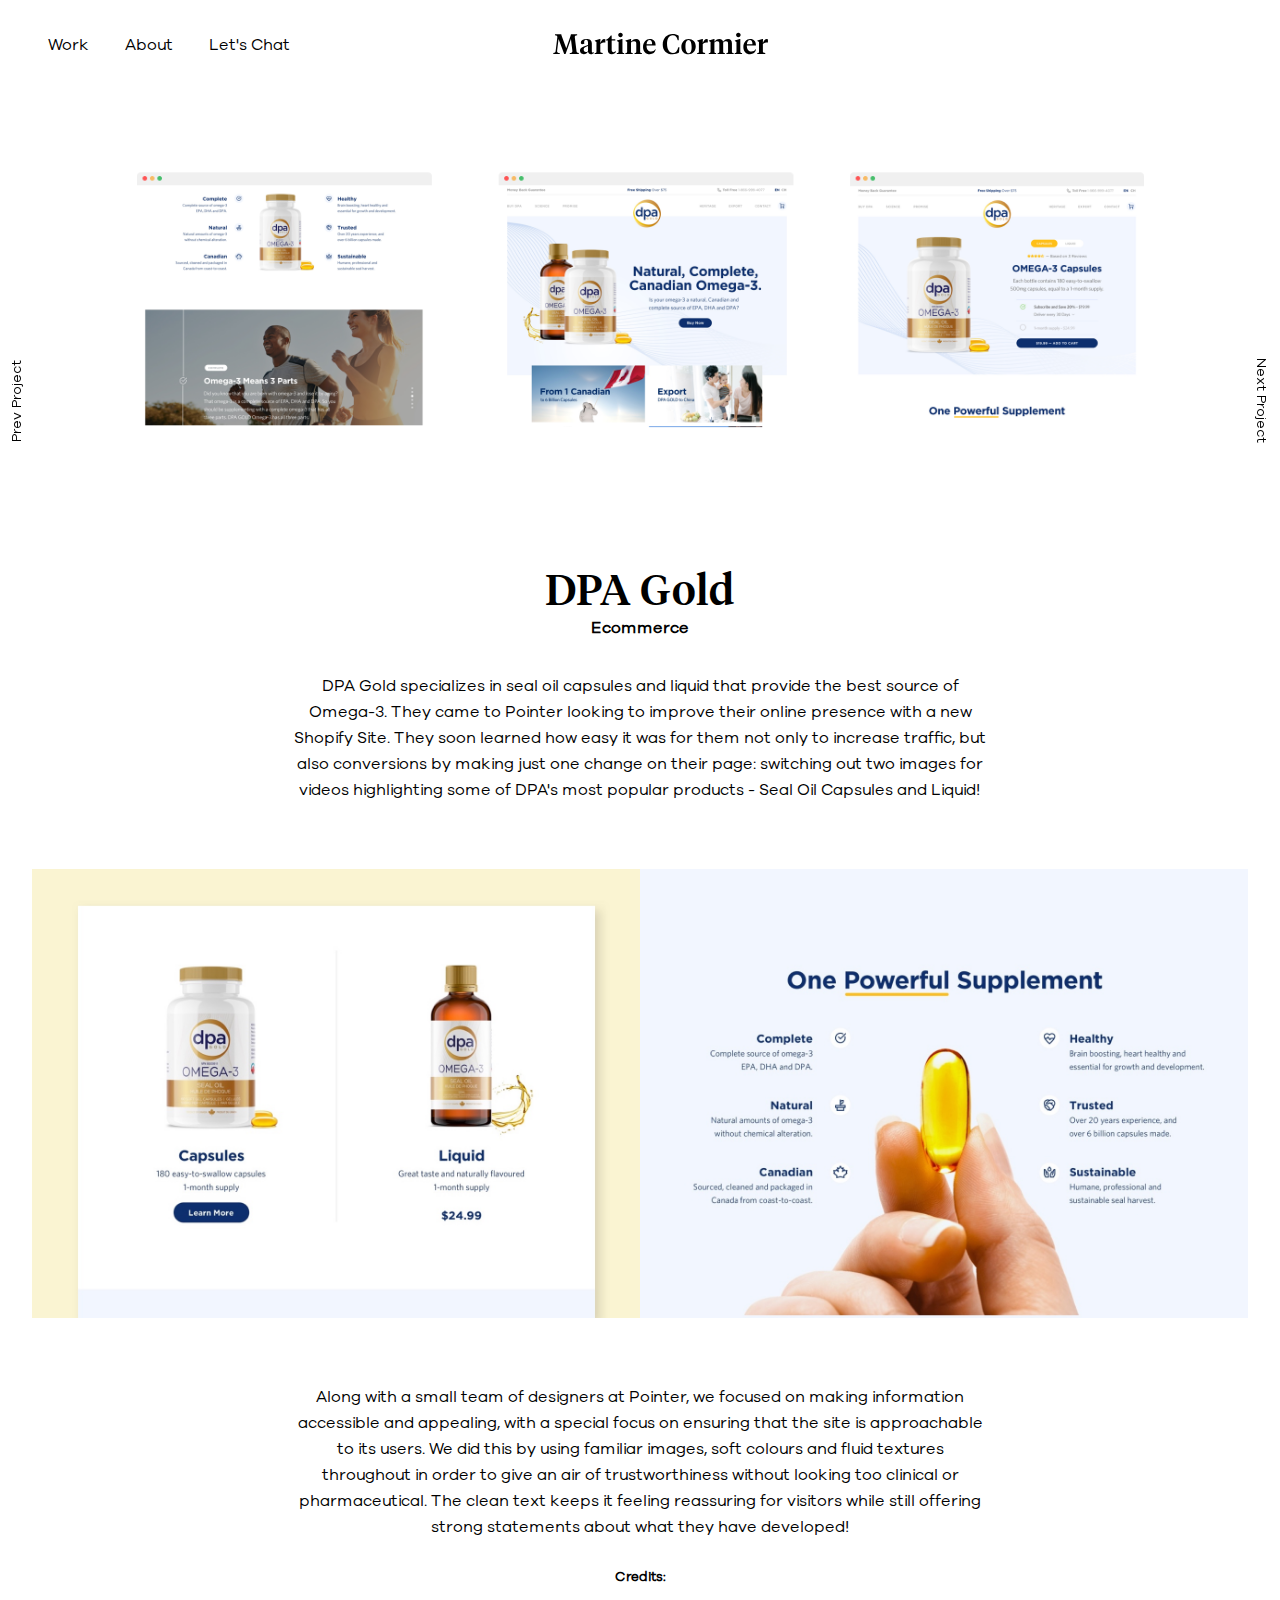
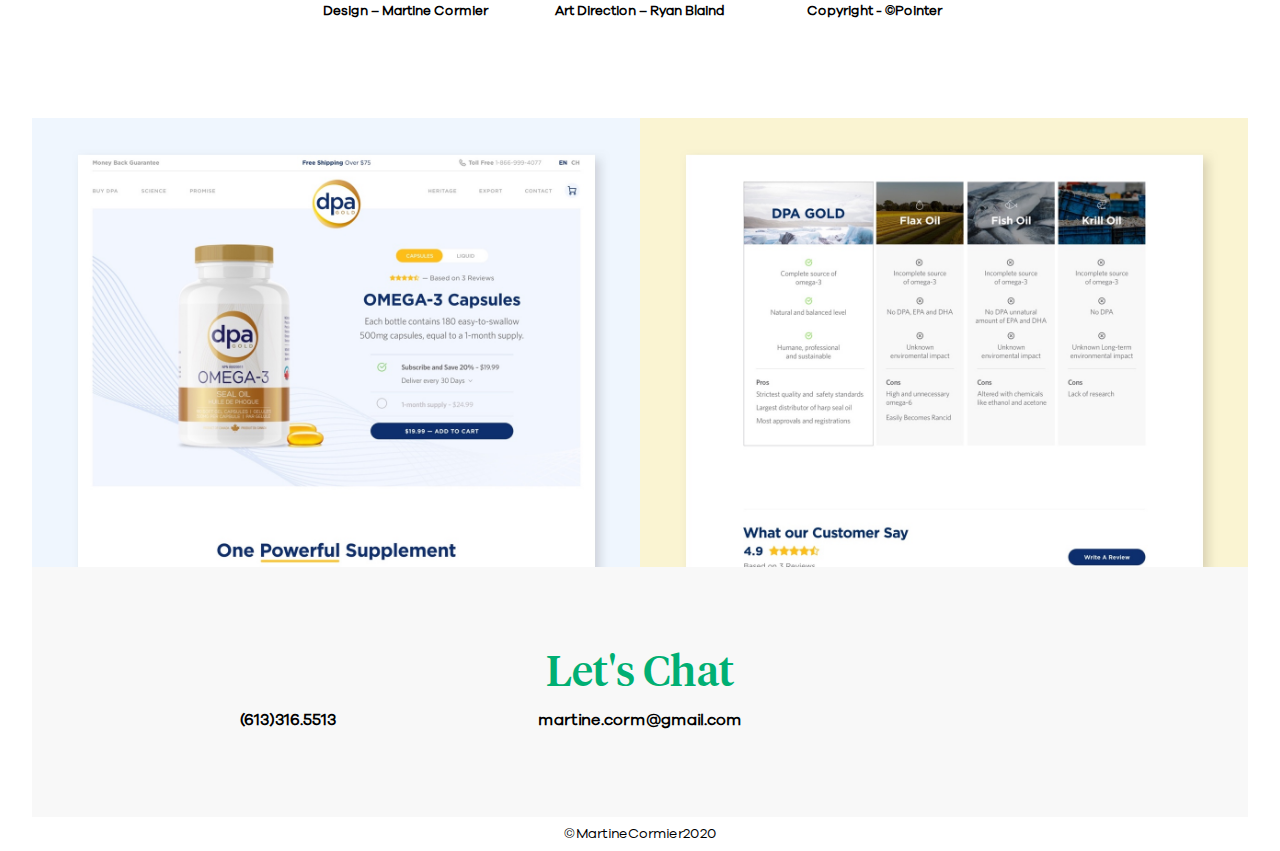
<file: dpa.html>
<!DOCTYPE html>
<html lang="en-ca">
<head>
	<meta charset="utf-8">
	<meta name="mobileoptimized" content="240">
	<meta name="handheldfriendly" content="true">
	<meta name="viewport" content="width=device-width,initial-scale=1">
    <title>Martine Cormier · creative thinker Graphic Designer · Ottawa, Canada</title>
    <link href="css/grid.css" rel="stylesheet">
    <link href="css/typography.css" rel="stylesheet">
    <link href="css/main.css" rel="stylesheet">
	<link rel="stylesheet" href="https://use.fontawesome.com/releases/v5.2.0/css/all.css" integrity="sha384-hWVjflwFxL6sNzntih27bfxkr27PmbbK/iSvJ+a4+0owXq79v+lsFkW54bOGbiDQ" crossorigin="anonymous">
</head>
<header>
		<nav>
			<div class="mobile-nav">
				<div class="branding nav">
					<a href="https://martinecormier.ca/sectigo">	
					<img class="logo" src="img/branding.svg" alt="Martine Cormier Branding">
					</a>
				</div>	
				<ul class="nav social">
					<li><a href="https://www.linkedin.com/in/martine-cormier-33259264/" target="_blank">
						<span style="color: #000000">
  							<i class="fab fa-linkedin-in"></i>
						</span>
					</a></li>
					<li><a href="https://vimeo.com/martinecormier" target="_blank">
						<span>
  							<i class="fab fa-vimeo-v"></i>
						</span>
					</a></li>
					<li><a href="https://dribbble.com/martinecormier" target="_blank">
						<span>
  							<i class="fab fa-dribbble"></i>
						</span>
					</a></li>
				</ul>
				<div class="mobile">
					<input type="checkbox" class="nav-check" id="nav-check">
					<label class="nav-label" for="nav-check">
						<img src="img/nav.svg" alt="open mobile">
					</label>
					<ul class="links-mobile">
						<li><a href="https://martinecormier.ca/sectigo#work">Work</a></li>
						<li><a href="https://martinecormier.ca/sectigo#about">About</a></li>
						<li><a href="https://martinecormier.ca/sectigo#chat">Let's Chat</a></li>
					</ul>
				</div>
				<div class="desktop">
					<ul class="links">
						<li><a href="https://martinecormier.ca/sectigo#work">Work</a></li>
						<li><a href="https://martinecormier.ca/sectigo#about">About</a></li>
						<li><a href="https://martinecormier.ca/sectigo#chat">Let's Chat</a></li>
					</ul>
				</div>	
			</div>
				
		</nav>
</header>
<div class="project-nav" id="prev">
		<h4 class="menu menu--adsila">
				<a class="menu__item" href="tea-expert.html">
					<span class="menu__item-name">Prev Project</span>
				</a>
		</h4>
</div>
<div class="project-nav" id="next">
	<h4 class="menu menu--adsila">
			<a class="menu__item" href="ohs.html">
				<span class="menu__item-name">Next Project</span>
			</a>
	</h4>
</div>
<section class="intro-img">
	<img class="flex-img-85" src="img/project-dpa.png">
</section>   
<section class="padding">
	<div class="center project-text-items">
		<div class="title-pages">
            <h1>DPA Gold</h1>
		    <h3>Ecommerce</h3>
        </div>    
		<p>DPA Gold specializes in seal oil capsules and liquid that provide the best source of Omega-3. They came to Pointer looking to improve their online presence with a new Shopify Site. They soon learned how easy it was for them not only to increase traffic, but also conversions by making just one change on their page: switching out two images for videos highlighting some of DPA's most popular products - Seal Oil Capsules and Liquid!</p>
	</div>	
	<div class="grid project-items">
		<div class="unit unit-s-1 unit-m-1-2">
			<img class="flex-img" src="img/dpa-1.jpg">
		</div>
		<div class="unit unit-s-1 unit-m-1-2">
			<img class="flex-img" src="img/dpa-2.jpg">
		</div>
	</div>	
	<div class="center project-text-items">
		<p>Along with a small team of designers at Pointer, we focused on making information accessible and appealing, with a special focus on ensuring that the site is approachable to its users. We did this by using familiar images, soft colours and fluid textures throughout in order to give an air of trustworthiness without looking too clinical or pharmaceutical. The clean text keeps it feeling reassuring for visitors while still offering strong statements about what they have developed!</p>
		<div class="credits">
			<h5>Credits: </h5>
			<div class="grid">
				<h5 class="unit unit-s-1 unit-l-1-3"> Design – Martine Cormier</h5>
				<h5 class="unit unit-s-1 unit-l-1-3">Art Direction – Ryan Blaind</h5>
				<h5 class="unit unit-s-1 unit-l-1-3">Copyright - ©Pointer</h5>
			</div>
		</div>
	</div>
	<div class="grid project-items">
		<div class="unit unit-s-1 unit-m-1-2">
			<img class="flex-img" src="img/dpa-3.jpg">
		</div>
		<div class="unit unit-s-1 unit-m-1-2">
			<img class="flex-img" src="img/dpa-4.jpg">
		</div>
	</div>	

</section>
<footer id="chat">
		<div class="chat chat-project">
			<h2 style="font-size:42px;">Let's Chat</h2>
			<div class="grid">
				<div class="unit unit-xs-1 unit-s-1 unit-l-1-3 ">
					<h3 class="center"><a href="tel:613-316-5513">(613)316.5513</a></h3>
				</div>
				<div class="unit unit-xs-1 unit-s-1 unit-l-1-3">
					<h3 class="center"><a href="mailto:martine.corm@gmail.com">martine.corm@gmail.com</a></h3>
				</div>
				<div class="unit unit-xs-1 unit-s-1 unit-l-1-3 center">
				<ul class="social-footer grid">
					<li class="unit unit-s-1-3 unit-m-1-3 unit-l-1-3"><a href="https://www.linkedin.com/in/martine-cormier-33259264/" target="_blank">
						<span style="color: #000000">
  							<i class="fab fa-linkedin-in"></i>
						</span>
					</a></li>
					<li class="unit unit-s-1-3 unit-m-1-3 unit-l-1-3"><a href="https://vimeo.com/martinecormier" target="_blank">
						<span style="color:  #000000">
  							<i class="fab fa-vimeo-v"></i>
						</span>
					</a></li>
					<li class="unit unit-s-1-3 unit-m-1-3 unit-l-1-3"><a href="https://dribbble.com/martinecormier" target="_blank">
						<span style="color:  #000000;">
  							<i class="fab fa-dribbble"></i>
						</span>
					</a></li>
				</ul>
			</div>
			</div>
		</div>
		<h4>©MartineCormier2020</h4>
	</footer>
</file>
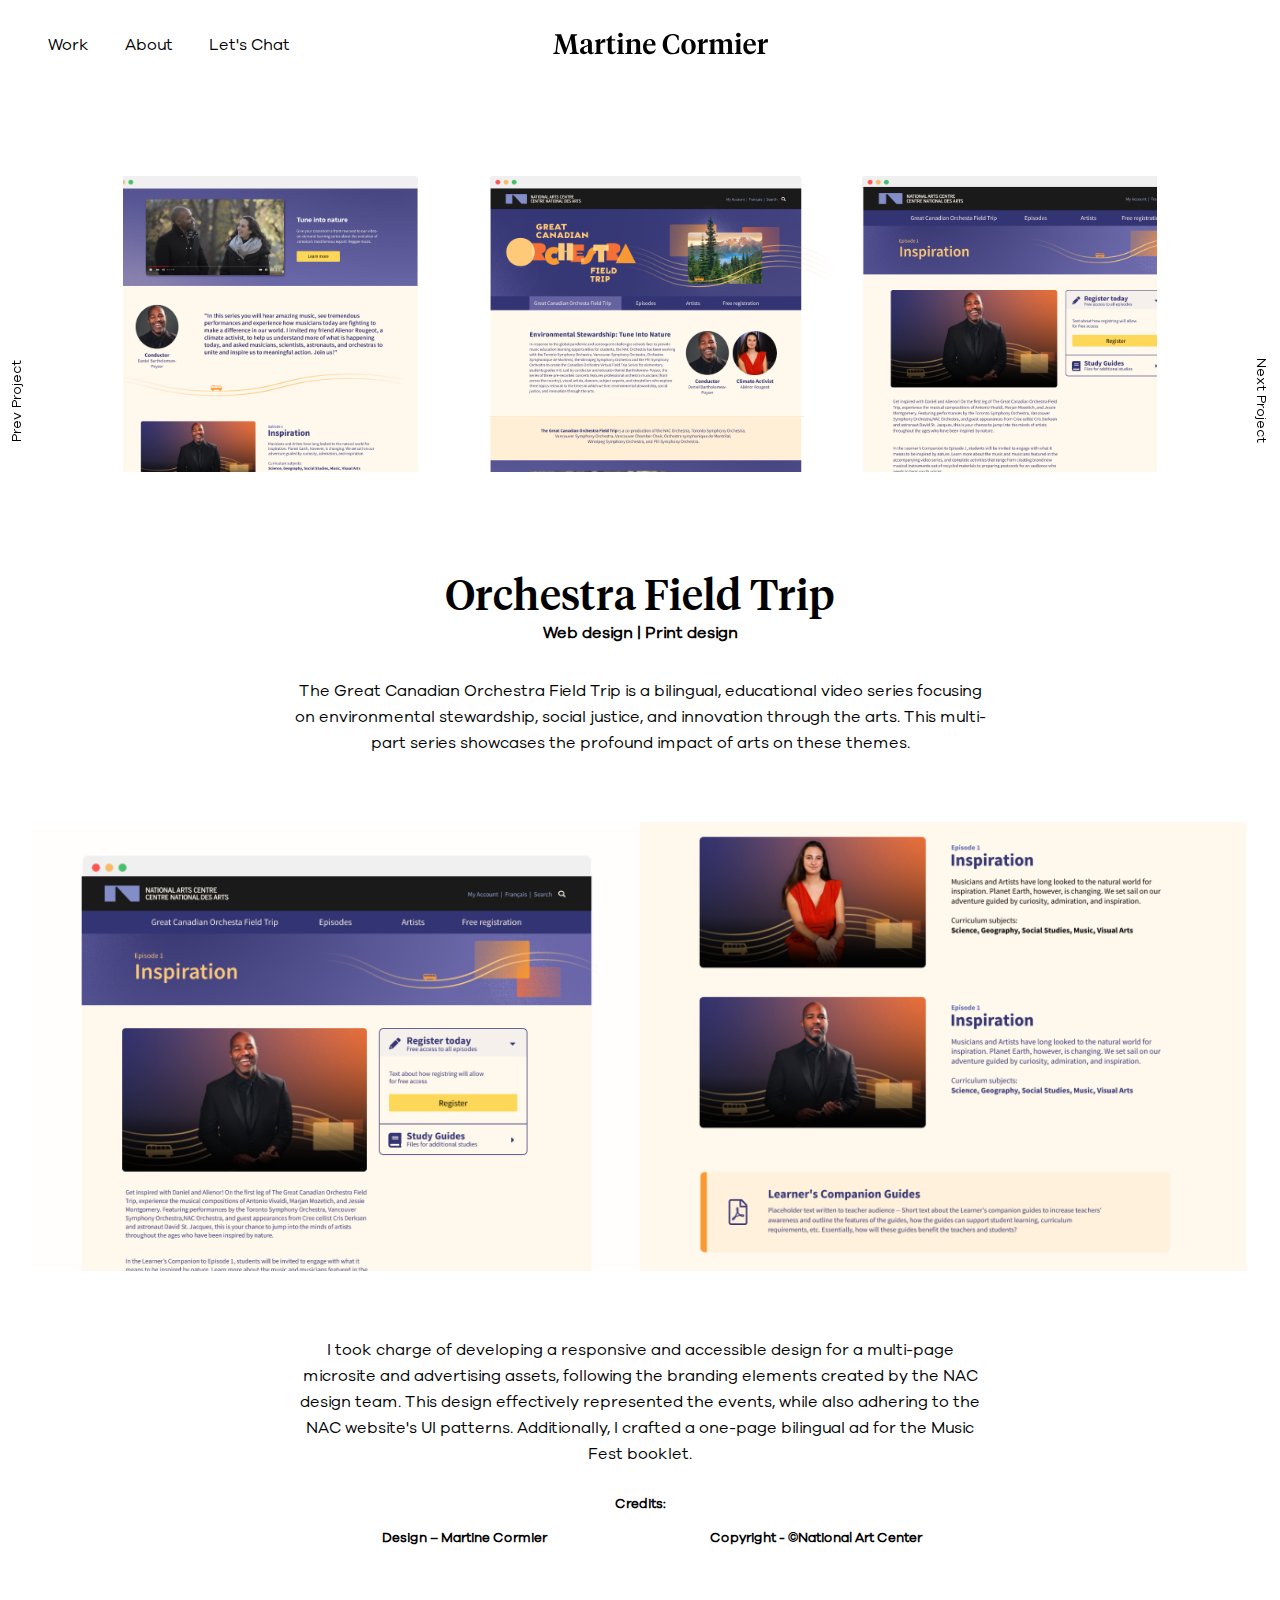
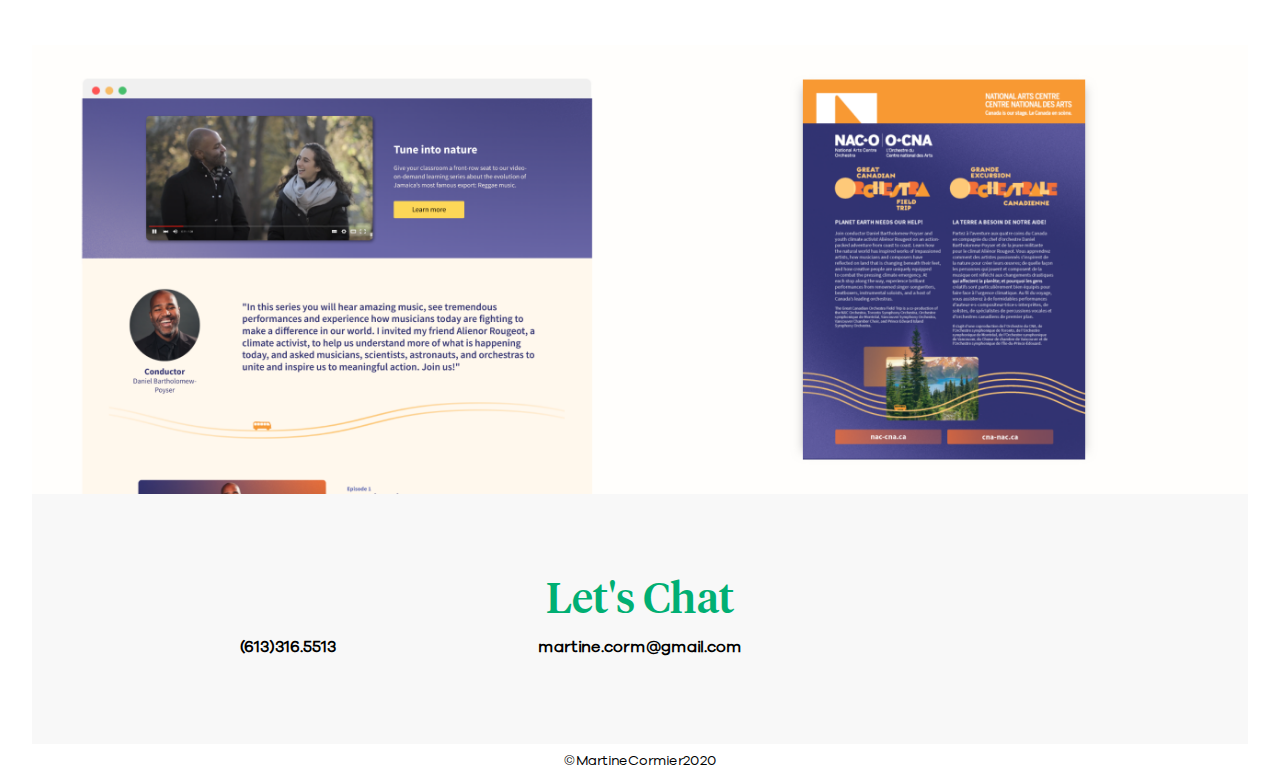
<file: field-trip.html>
<!DOCTYPE html>
<html lang="en-ca">
<head>
	<meta charset="utf-8">
	<meta name="mobileoptimized" content="240">
	<meta name="handheldfriendly" content="true">
	<meta name="viewport" content="width=device-width,initial-scale=1">
    <title>Martine Cormier · creative thinker Graphic Designer · Ottawa, Canada</title>
    <link href="css/grid.css" rel="stylesheet">
    <link href="css/typography.css" rel="stylesheet">
    <link href="css/main.css" rel="stylesheet">
	<link rel="stylesheet" href="https://use.fontawesome.com/releases/v5.2.0/css/all.css" integrity="sha384-hWVjflwFxL6sNzntih27bfxkr27PmbbK/iSvJ+a4+0owXq79v+lsFkW54bOGbiDQ" crossorigin="anonymous">
</head>
<header>
		<nav>
			<div class="mobile-nav">
				<div class="branding nav">
					<a href="https://martinecormier.ca/sectigo">	
					<img class="logo" src="img/branding.svg" alt="Martine Cormier Branding">
					</a>
				</div>	
				<ul class="nav social">
					<li><a href="https://www.linkedin.com/in/martine-cormier-33259264/" target="_blank">
						<span style="color: #000000">
  							<i class="fab fa-linkedin-in"></i>
						</span>
					</a></li>
					<li><a href="https://vimeo.com/martinecormier" target="_blank">
						<span>
  							<i class="fab fa-vimeo-v"></i>
						</span>
					</a></li>
					<li><a href="https://dribbble.com/martinecormier" target="_blank">
						<span>
  							<i class="fab fa-dribbble"></i>
						</span>
					</a></li>
				</ul>
				<div class="mobile">
					<input type="checkbox" class="nav-check" id="nav-check">
					<label class="nav-label" for="nav-check">
						<img src="img/nav.svg" alt="open mobile">
					</label>
					<ul class="links-mobile">
						<li><a href="https://martinecormier.ca/sectigo#work">Work</a></li>
						<li><a href="https://martinecormier.ca/sectigo#about">About</a></li>
						<li><a href="https://martinecormier.ca/sectigo#chat">Let's Chat</a></li>
					</ul>
				</div>
				<div class="desktop">
					<ul class="links">
						<li><a href="https://martinecormier.ca/sectigo#work">Work</a></li>
						<li><a href="https://martinecormier.ca/sectigo#about">About</a></li>
						<li><a href="https://martinecormier.ca/sectigos#chat">Let's Chat</a></li>
					</ul>
				</div>	
				
		</nav>
</header>
<div class="project-nav" id="prev">
		<h4 class="menu menu--adsila">
				<a class="menu__item" href="ohs.html">
					<span class="menu__item-name">Prev Project</span>
				</a>
		</h4>
</div>
<div class="project-nav" id="next">
	<h4 class="menu menu--adsila">
			<a class="menu__item" href="mlse.html">
				<span class="menu__item-name">Next Project</span>
			</a>
	</h4>
</div>
<section class="intro-img">
	<img class="flex-img-85" src="img/field-trip.png">
</section>  
<section class="padding">
	<div class="center project-text-items">
		<div class="title-pages">
            <h1>Orchestra Field Trip</h1>
		    <h3>Web design | Print design</h3>
        </div>    
		<p>The Great Canadian Orchestra Field Trip is a bilingual, educational video series focusing on environmental stewardship, social justice, and innovation through the arts. This multi-part series showcases the profound impact of arts on these themes.</p>
	</div>	
	<div class="grid project-items">
		<div class="unit unit-s-1 unit-m-1-2">
			<img class="flex-img" src="img/field-trip-1.png">
		</div>
		<div class="unit unit-s-1 unit-m-1-2">
			<img class="flex-img" src="img/field-trip-2.png">
		</div>
	</div>	
	<div class="center project-text-items">
		<p>I took charge of developing a responsive and accessible design for a multi-page microsite and advertising assets, following the branding elements created by the NAC design team. This design effectively represented the events, while also adhering to the NAC website's UI patterns. Additionally, I crafted a one-page bilingual ad for the Music Fest booklet.</p>
		<div class="credits">
			<h5>Credits: </h5>
			<div class="grid">
				<h5 class="unit unit-s-1 unit-l-1-2"> Design – Martine Cormier</h5>
				<h5 class="unit unit-s-1 unit-l-1-2">Copyright - ©National Art Center</h5>
			</div>
		</div>
	</div>
	<div class="grid project-items">
		<div class="unit unit-s-1 unit-m-1-2">
			<img class="flex-img" src="img/field-trip-3.png">
		</div>
		<div class="unit unit-s-1 unit-m-1-2">
			<img class="flex-img" src="img/field-trip-4.png">
		</div>
	</div>	
</section>
<footer id="chat">
		<div class="chat chat-project">
			<h2 style="font-size:42px;">Let's Chat</h2>
			<div class="grid">
				<div class="unit unit-xs-1 unit-s-1 unit-l-1-3 ">
					<h3 class="center"><a href="tel:613-316-5513">(613)316.5513</a></h3>
				</div>
				<div class="unit unit-xs-1 unit-s-1 unit-l-1-3">
					<h3 class="center"><a href="mailto:martine.corm@gmail.com">martine.corm@gmail.com</a></h3>
				</div>
				<div class="unit unit-xs-1 unit-s-1 unit-l-1-3 center">
				<ul class="social-footer grid">
					<li class="unit unit-s-1-3 unit-m-1-3 unit-l-1-3"><a href="https://www.linkedin.com/in/martine-cormier-33259264/" target="_blank">
						<span style="color: #000000">
  							<i class="fab fa-linkedin-in"></i>
						</span>
					</a></li>
					<li class="unit unit-s-1-3 unit-m-1-3 unit-l-1-3"><a href="https://vimeo.com/martinecormier" target="_blank">
						<span style="color:  #000000">
  							<i class="fab fa-vimeo-v"></i>
						</span>
					</a></li>
					<li class="unit unit-s-1-3 unit-m-1-3 unit-l-1-3"><a href="https://dribbble.com/martinecormier" target="_blank">
						<span style="color:  #000000;">
  							<i class="fab fa-dribbble"></i>
						</span>
					</a></li>
				</ul>
			</div>
			</div>
		</div>
		<h4>©MartineCormier2020</h4>
	</footer>
</file>
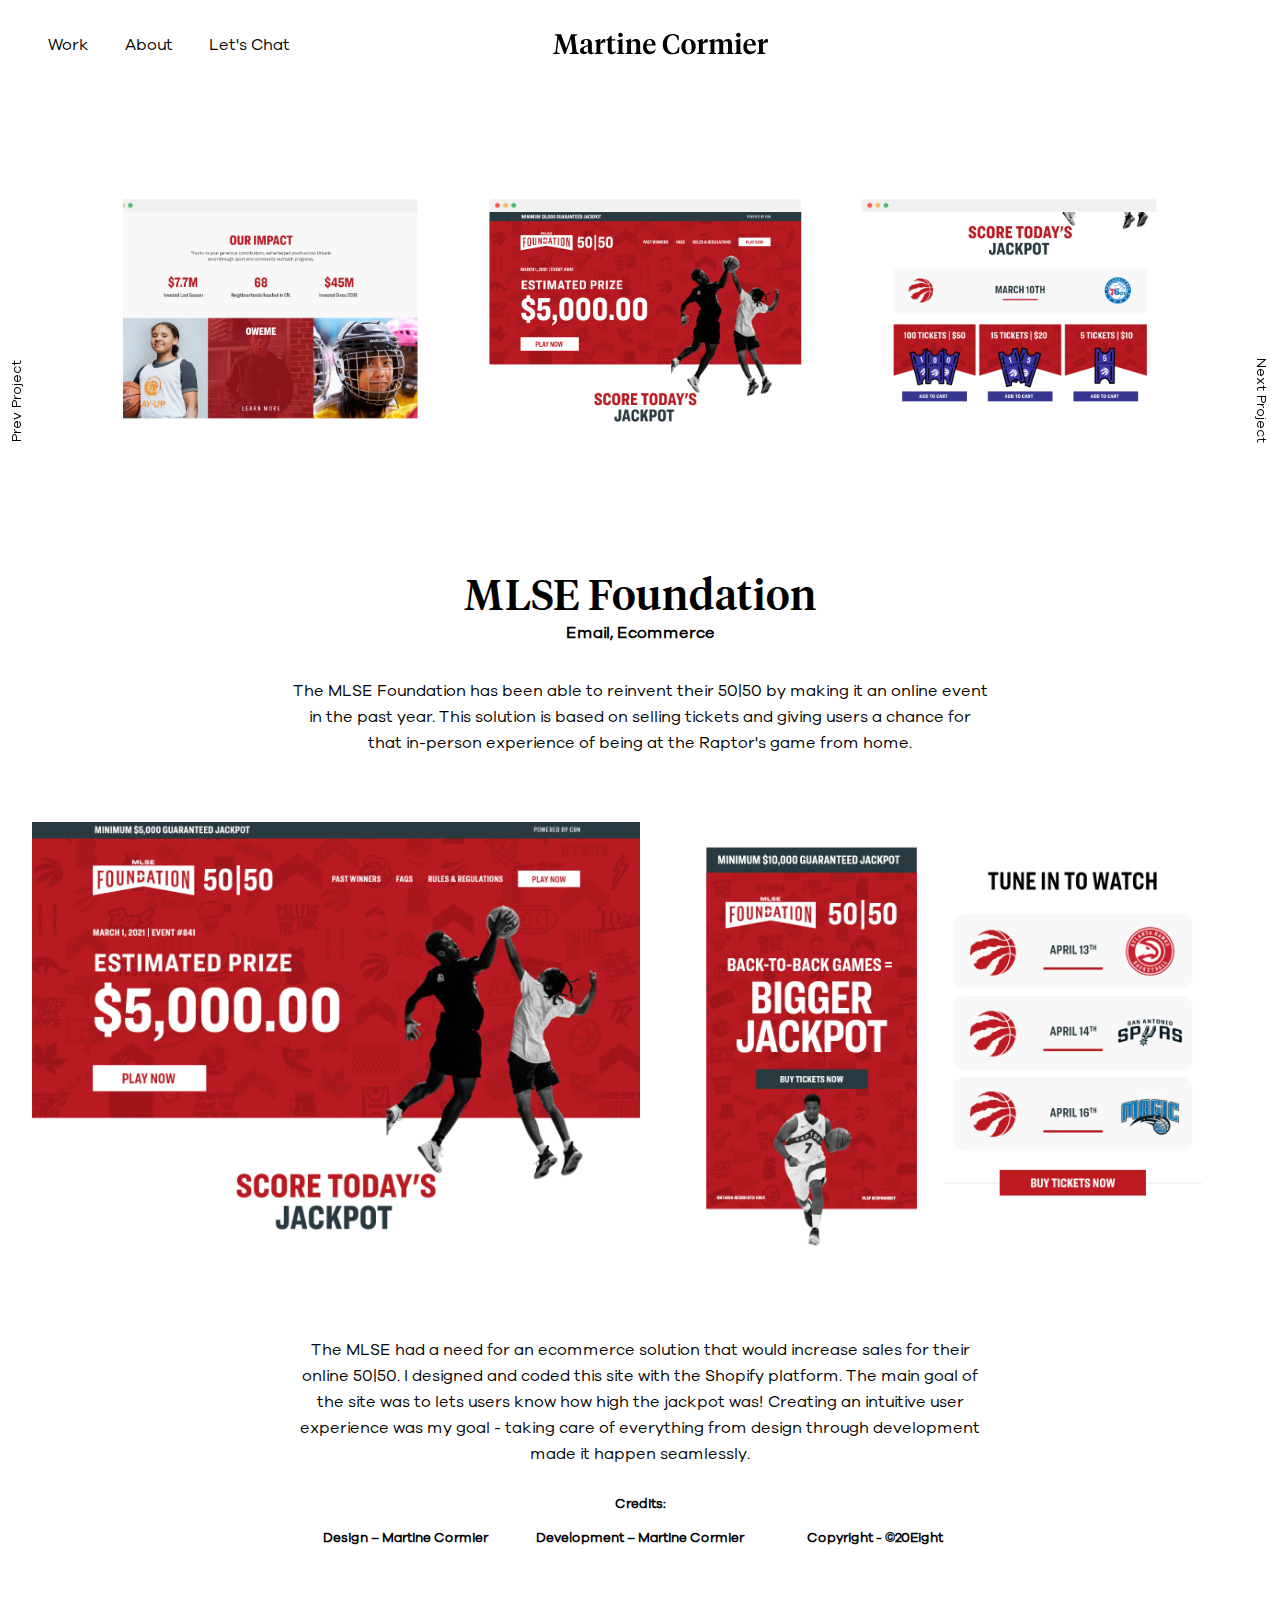
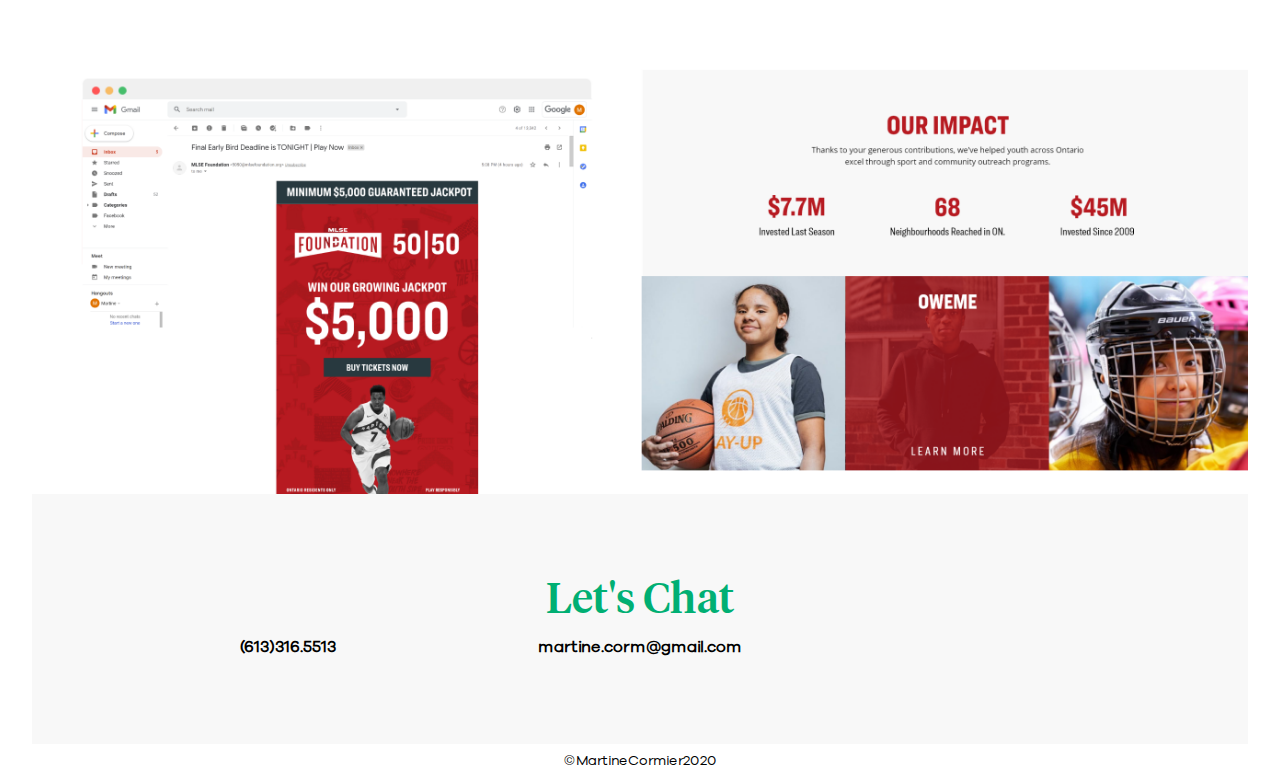
<file: mlse.html>
<!DOCTYPE html>
<html lang="en-ca">
<head>
	<meta charset="utf-8">
	<meta name="mobileoptimized" content="240">
	<meta name="handheldfriendly" content="true">
	<meta name="viewport" content="width=device-width,initial-scale=1">
    <title>Martine Cormier · creative thinker Graphic Designer · Ottawa, Canada</title>
    <link href="css/grid.css" rel="stylesheet">
    <link href="css/typography.css" rel="stylesheet">
    <link href="css/main.css" rel="stylesheet">
	<link rel="stylesheet" href="https://use.fontawesome.com/releases/v5.2.0/css/all.css" integrity="sha384-hWVjflwFxL6sNzntih27bfxkr27PmbbK/iSvJ+a4+0owXq79v+lsFkW54bOGbiDQ" crossorigin="anonymous">
</head>
<header>
		<nav>
			<div class="mobile-nav">
				<div class="branding nav">
					<a href="https://martinecormier.ca/sectigo">	
					<img class="logo" src="img/branding.svg" alt="Martine Cormier Branding">
					</a>
				</div>	
				<ul class="nav social">
					<li><a href="https://www.linkedin.com/in/martine-cormier-33259264/" target="_blank">
						<span style="color: #000000">
  							<i class="fab fa-linkedin-in"></i>
						</span>
					</a></li>
					<li><a href="https://vimeo.com/martinecormier" target="_blank">
						<span>
  							<i class="fab fa-vimeo-v"></i>
						</span>
					</a></li>
					<li><a href="https://dribbble.com/martinecormier" target="_blank">
						<span>
  							<i class="fab fa-dribbble"></i>
						</span>
					</a></li>
				</ul>
				<div class="mobile">
					<input type="checkbox" class="nav-check" id="nav-check">
					<label class="nav-label" for="nav-check">
						<img src="img/nav.svg" alt="open mobile">
					</label>
					<ul class="links-mobile">
						<li><a href="https://martinecormier.ca/sectigo#work">Work</a></li>
						<li><a href="https://martinecormier.ca/sectigo#about">About</a></li>
						<li><a href="https://martinecormier.ca/sectigo#chat">Let's Chat</a></li>
					</ul>
				</div>
				<div class="desktop">
					<ul class="links">
						<li><a href="https://martinecormier.ca/sectigo#work">Work</a></li>
						<li><a href="https://martinecormier.ca/sectigo#about">About</a></li>
						<li><a href="https://martinecormier.ca/sectigo#chat">Let's Chat</a></li>
					</ul>
				</div>	
			</div>
				
		</nav>
</header>
<div class="project-nav" id="prev">
		<h4 class="menu menu--adsila">
				<a class="menu__item" href="field-trip.html">
					<span class="menu__item-name">Prev Project</span>
				</a>
		</h4>
</div>
<div class="project-nav" id="next">
	<h4 class="menu menu--adsila">
			<a class="menu__item" href="zones.html">
				<span class="menu__item-name">Next Project</span>
			</a>
	</h4>
</div>
<section class="intro-img">
	<img class="flex-img-85" src="img/mlse.png">
</section>  
<section class="padding">
	<div class="center project-text-items">
		<div class="title-pages">
            <h1>MLSE Foundation</h1>
		    <h3>Email, Ecommerce</h3>
        </div>    
		<p>The MLSE Foundation has been able to reinvent their 50|50 by making it an online event in the past year. This solution is based on selling tickets and giving users a chance for that in-person experience of being at the Raptor's game from home.</p>
	</div>	
	<div class="grid project-items">
		<div class="unit unit-s-1 unit-m-1-2">
			<img class="flex-img" src="img/mlse-1.png">
		</div>
		<div class="unit unit-s-1 unit-m-1-2">
			<img class="flex-img" src="img/mlse-2.png">
		</div>
	</div>	
	<div class="center project-text-items">
		<p>The MLSE had a need for an ecommerce solution that would increase sales for their online 50|50. I designed and coded this site with the Shopify platform. The main goal of the site was to lets users know how high the jackpot was! Creating an intuitive user experience was my goal - taking care of everything from design through development made it happen seamlessly.</p>
		<div class="credits">
			<h5>Credits: </h5>
			<div class="grid">
				<h5 class="unit unit-s-1 unit-l-1-3">Design – Martine Cormier</h5>
				<h5 class="unit unit-s-1 unit-l-1-3">Development – Martine Cormier</h5>
				<h5 class="unit unit-s-1 unit-l-1-3">Copyright - ©20Eight</h5>
			</div>
		</div>
	</div>
	<div class="grid project-items">
		<div class="unit unit-s-1 unit-m-1-2">
			<img class="flex-img" src="img/mlse-3.png">
		</div>
		<div class="unit unit-s-1 unit-m-1-2">
			<img class="flex-img" src="img/mlse-4.png">
		</div>
	</div>	

</section>
<footer id="chat">
		<div class="chat chat-project">
			<h2 style="font-size:42px;">Let's Chat</h2>
			<div class="grid">
				<div class="unit unit-xs-1 unit-s-1 unit-l-1-3 ">
					<h3 class="center"><a href="tel:613-316-5513">(613)316.5513</a></h3>
				</div>
				<div class="unit unit-xs-1 unit-s-1 unit-l-1-3">
					<h3 class="center"><a href="mailto:martine.corm@gmail.com">martine.corm@gmail.com</a></h3>
				</div>
				<div class="unit unit-xs-1 unit-s-1 unit-l-1-3 center">
				<ul class="social-footer grid">
					<li class="unit unit-s-1-3 unit-m-1-3 unit-l-1-3"><a href="https://www.linkedin.com/in/martine-cormier-33259264/" target="_blank">
						<span style="color: #000000">
  							<i class="fab fa-linkedin-in"></i>
						</span>
					</a></li>
					<li class="unit unit-s-1-3 unit-m-1-3 unit-l-1-3"><a href="https://vimeo.com/martinecormier" target="_blank">
						<span style="color:  #000000">
  							<i class="fab fa-vimeo-v"></i>
						</span>
					</a></li>
					<li class="unit unit-s-1-3 unit-m-1-3 unit-l-1-3"><a href="https://dribbble.com/martinecormier" target="_blank">
						<span style="color:  #000000;">
  							<i class="fab fa-dribbble"></i>
						</span>
					</a></li>
				</ul>
			</div>
			</div>
		</div>
		<h4>©MartineCormier2020</h4>
	</footer>
</file>
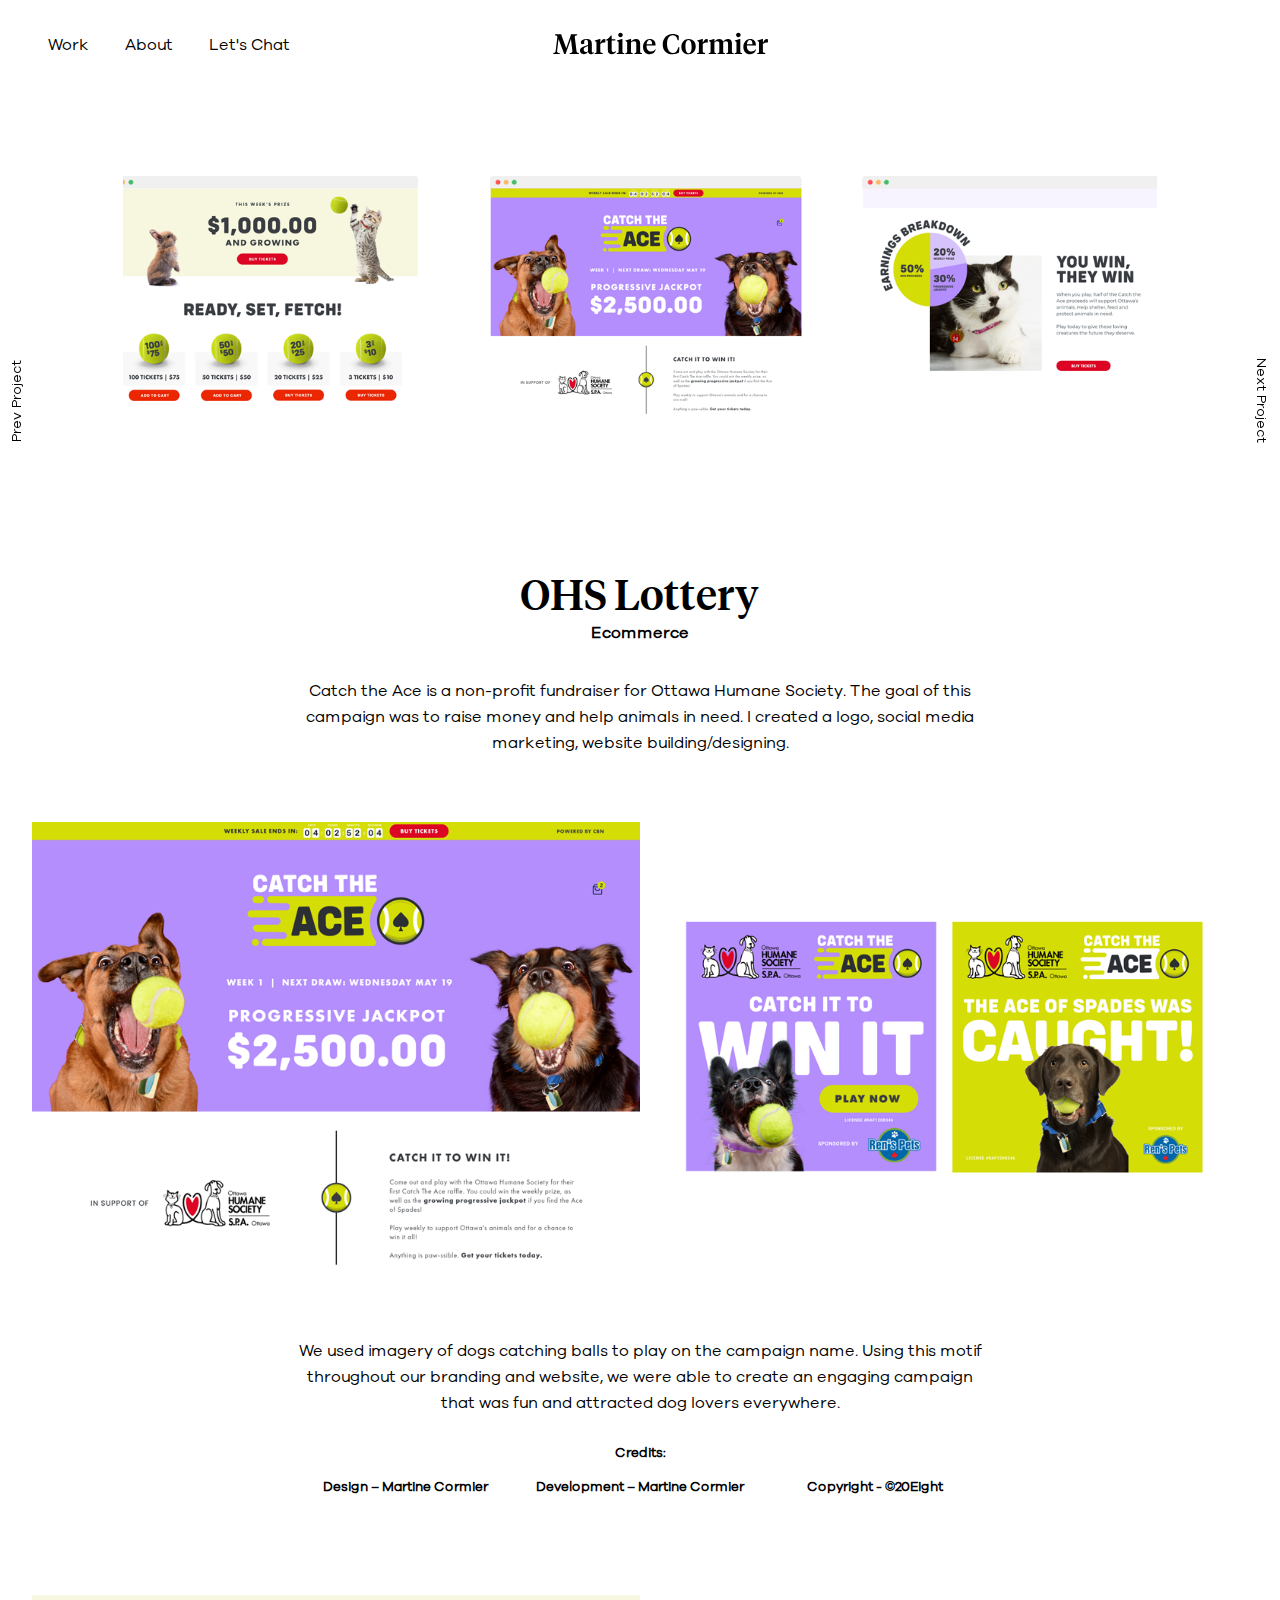
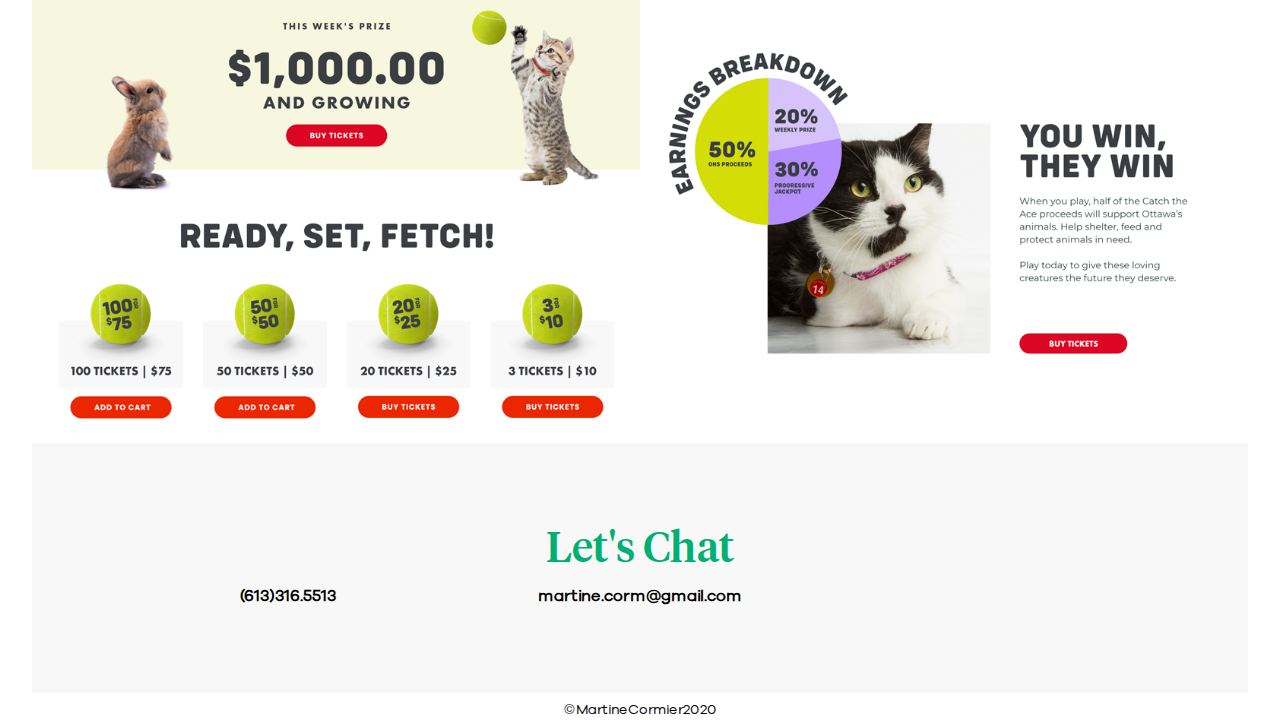
<file: ohs.html>
<!DOCTYPE html>
<html lang="en-ca">
<head>
	<meta charset="utf-8">
	<meta name="mobileoptimized" content="240">
	<meta name="handheldfriendly" content="true">
	<meta name="viewport" content="width=device-width,initial-scale=1">
    <title>Martine Cormier · creative thinker Graphic Designer · Ottawa, Canada</title>
    <link href="css/grid.css" rel="stylesheet">
    <link href="css/typography.css" rel="stylesheet">
    <link href="css/main.css" rel="stylesheet">
	<link rel="stylesheet" href="https://use.fontawesome.com/releases/v5.2.0/css/all.css" integrity="sha384-hWVjflwFxL6sNzntih27bfxkr27PmbbK/iSvJ+a4+0owXq79v+lsFkW54bOGbiDQ" crossorigin="anonymous">
</head>
<header>
		<nav>
			<div class="mobile-nav">
				<div class="branding nav">
					<a href="https://martinecormier.ca/sectigo">
					<img class="logo" src="img/branding.svg" alt="Martine Cormier Branding">
					</a>
				</div>	
				<ul class="nav social">
					<li><a href="https://www.linkedin.com/in/martine-cormier-33259264/" target="_blank">
						<span style="color: #000000">
  							<i class="fab fa-linkedin-in"></i>
						</span>
					</a></li>
					<li><a href="https://vimeo.com/martinecormier" target="_blank">
						<span>
  							<i class="fab fa-vimeo-v"></i>
						</span>
					</a></li>
					<li><a href="https://dribbble.com/martinecormier" target="_blank">
						<span>
  							<i class="fab fa-dribbble"></i>
						</span>
					</a></li>
				</ul>
				<div class="mobile">
					<input type="checkbox" class="nav-check" id="nav-check">
					<label class="nav-label" for="nav-check">
						<img src="img/nav.svg" alt="open mobile">
					</label>
					<ul class="links-mobile">
						<li><a href="https://martinecormier.ca/sectigo#work">Work</a></li>
						<li><a href="https://martinecormier.ca/sectigo#about">About</a></li>
						<li><a href="https://martinecormier.ca/sectigo#chat">Let's Chat</a></li>
					</ul>
				</div>
				<div class="desktop">
					<ul class="links">
						<li><a href="https://martinecormier.ca/sectigo#work">Work</a></li>
						<li><a href="https://martinecormier.ca/sectigo#about">About</a></li>
						<li><a href="https://martinecormier.ca/sectigo#chat">Let's Chat</a></li>
					</ul>
				</div>	
			</div>
				
		</nav>
</header>
<div class="project-nav" id="prev">
		<h4 class="menu menu--adsila">
				<a class="menu__item" href="dpa.html">
					<span class="menu__item-name">Prev Project</span>
				</a>
		</h4>
</div>
<div class="project-nav" id="next">
	<h4 class="menu menu--adsila">
			<a class="menu__item" href="field-trip.html">
				<span class="menu__item-name">Next Project</span>
			</a>
	</h4>
</div>
<section class="intro-img">
	<img class="flex-img-85" src="img/ohs.png">
</section>   
<section class="padding">
	<div class="center project-text-items">
		<div class="title-pages">
            <h1>OHS Lottery</h1>
		    <h3>Ecommerce</h3>
        </div>    
		<p>Catch the Ace is a non-profit fundraiser for Ottawa Humane Society. The goal of this campaign was to raise money and help animals in need. I created a logo, social media marketing, website building/designing.</p>
	</div>	
	<div class="grid project-items">
		<div class="unit unit-s-1 unit-m-1-2">
			<img class="flex-img" src="img/ohs-1.png">
		</div>
		<div class="unit unit-s-1 unit-m-1-2">
			<img class="flex-img" src="img/ohs-2.png">
		</div>
	</div>	
	<div class="center project-text-items">
		<p>We used imagery of dogs catching balls to play on the campaign name. Using this motif throughout our branding and website, we were able to create an engaging campaign that was fun and attracted dog lovers everywhere.</p>
		<div class="credits">
			<h5>Credits: </h5>
			<div class="grid">
				<h5 class="unit unit-s-1 unit-l-1-3"> Design – Martine Cormier</h5>
				<h5 class="unit unit-s-1 unit-l-1-3"> Development – Martine Cormier</h5>
				<h5 class="unit unit-s-1 unit-l-1-3">Copyright - ©20Eight</h5>
			</div>
		</div>
	</div>
	<div class="grid project-items">
		<div class="unit unit-s-1 unit-m-1-2">
			<img class="flex-img" src="img/ohs-3.png">
		</div>
		<div class="unit unit-s-1 unit-m-1-2">
			<img class="flex-img" src="img/ohs-4.png">
		</div>
	</div>	

</section>
<footer id="chat">
		<div class="chat chat-project">
			<h2 style="font-size:42px;">Let's Chat</h2>
			<div class="grid">
				<div class="unit unit-xs-1 unit-s-1 unit-l-1-3 ">
					<h3 class="center"><a href="tel:613-316-5513">(613)316.5513</a></h3>
				</div>
				<div class="unit unit-xs-1 unit-s-1 unit-l-1-3">
					<h3 class="center"><a href="mailto:martine.corm@gmail.com">martine.corm@gmail.com</a></h3>
				</div>
				<div class="unit unit-xs-1 unit-s-1 unit-l-1-3 center">
				<ul class="social-footer grid">
					<li class="unit unit-s-1-3 unit-m-1-3 unit-l-1-3"><a href="https://www.linkedin.com/in/martine-cormier-33259264/" target="_blank">
						<span style="color: #000000">
  							<i class="fab fa-linkedin-in"></i>
						</span>
					</a></li>
					<li class="unit unit-s-1-3 unit-m-1-3 unit-l-1-3"><a href="https://vimeo.com/martinecormier" target="_blank">
						<span style="color:  #000000">
  							<i class="fab fa-vimeo-v"></i>
						</span>
					</a></li>
					<li class="unit unit-s-1-3 unit-m-1-3 unit-l-1-3"><a href="https://dribbble.com/martinecormier" target="_blank">
						<span style="color:  #000000;">
  							<i class="fab fa-dribbble"></i>
						</span>
					</a></li>
				</ul>
			</div>
			</div>
		</div>
		<h4>©MartineCormier2020</h4>
	</footer>
</file>
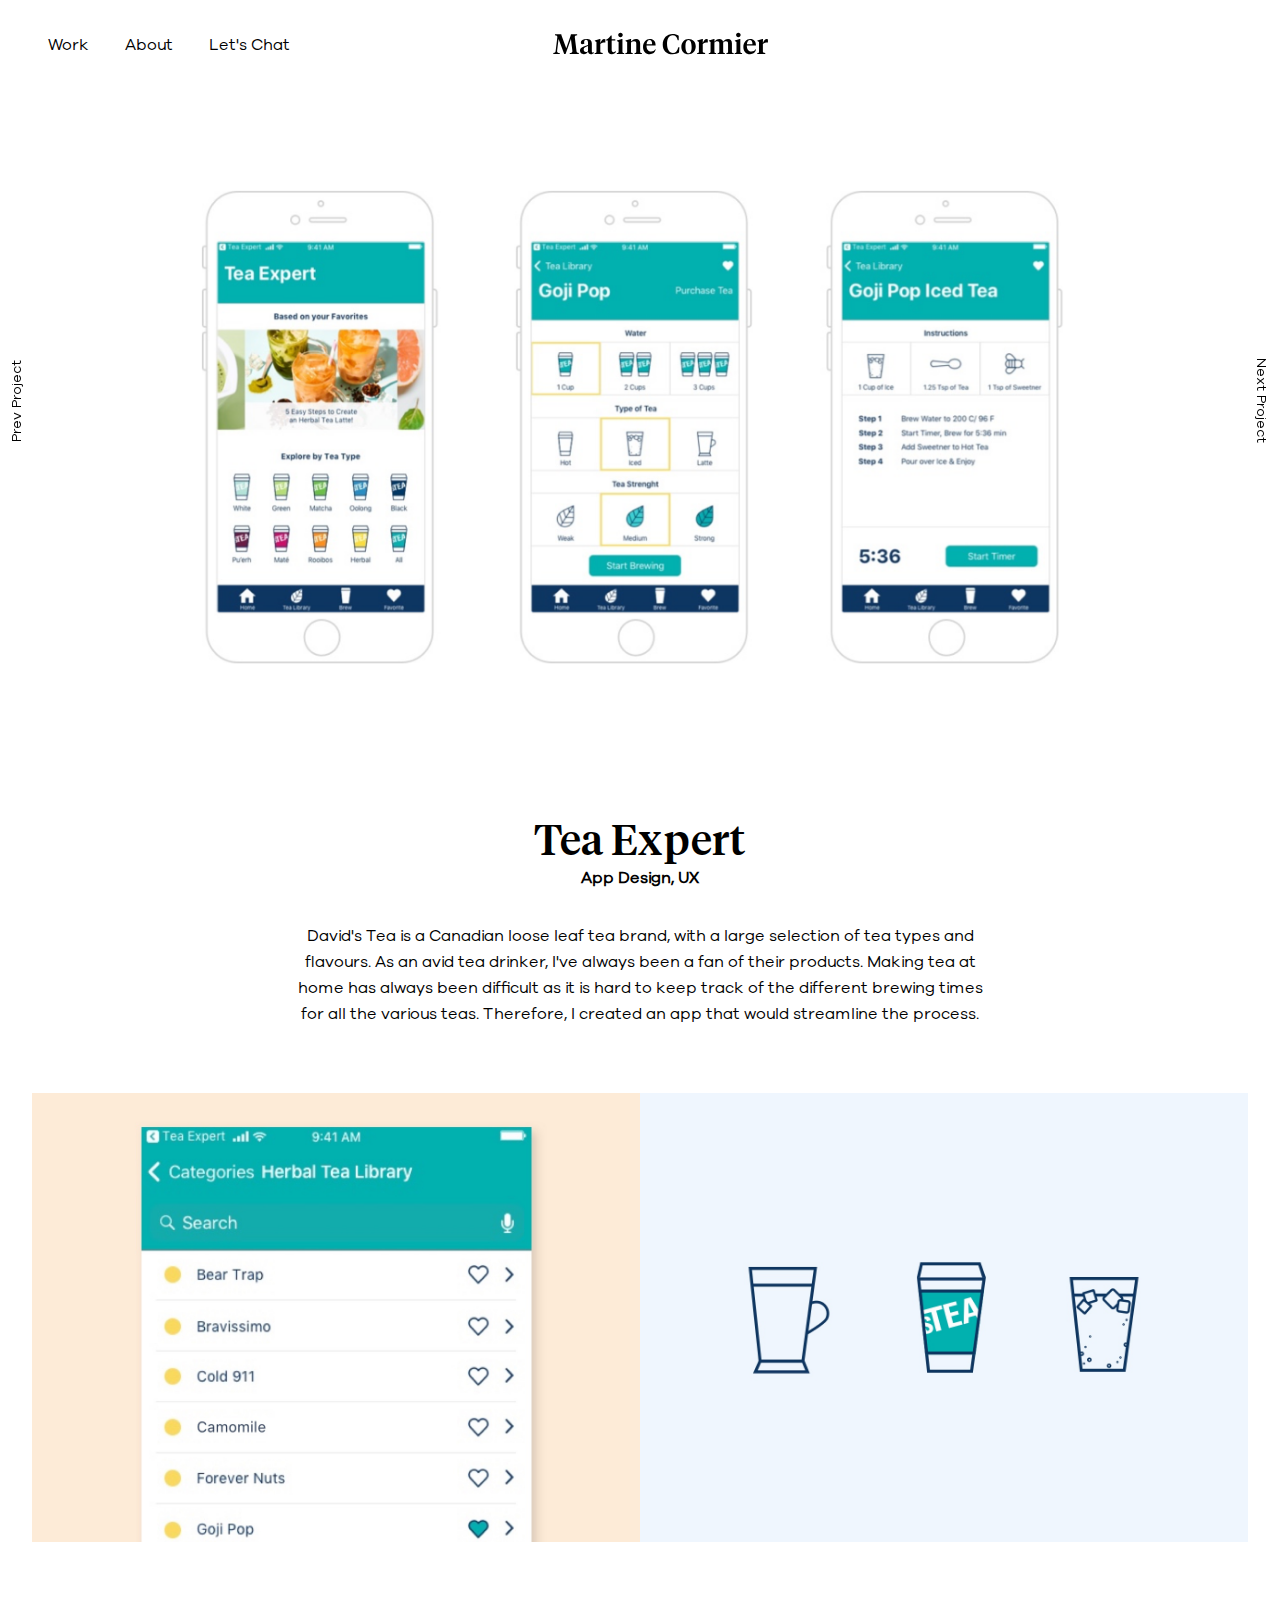
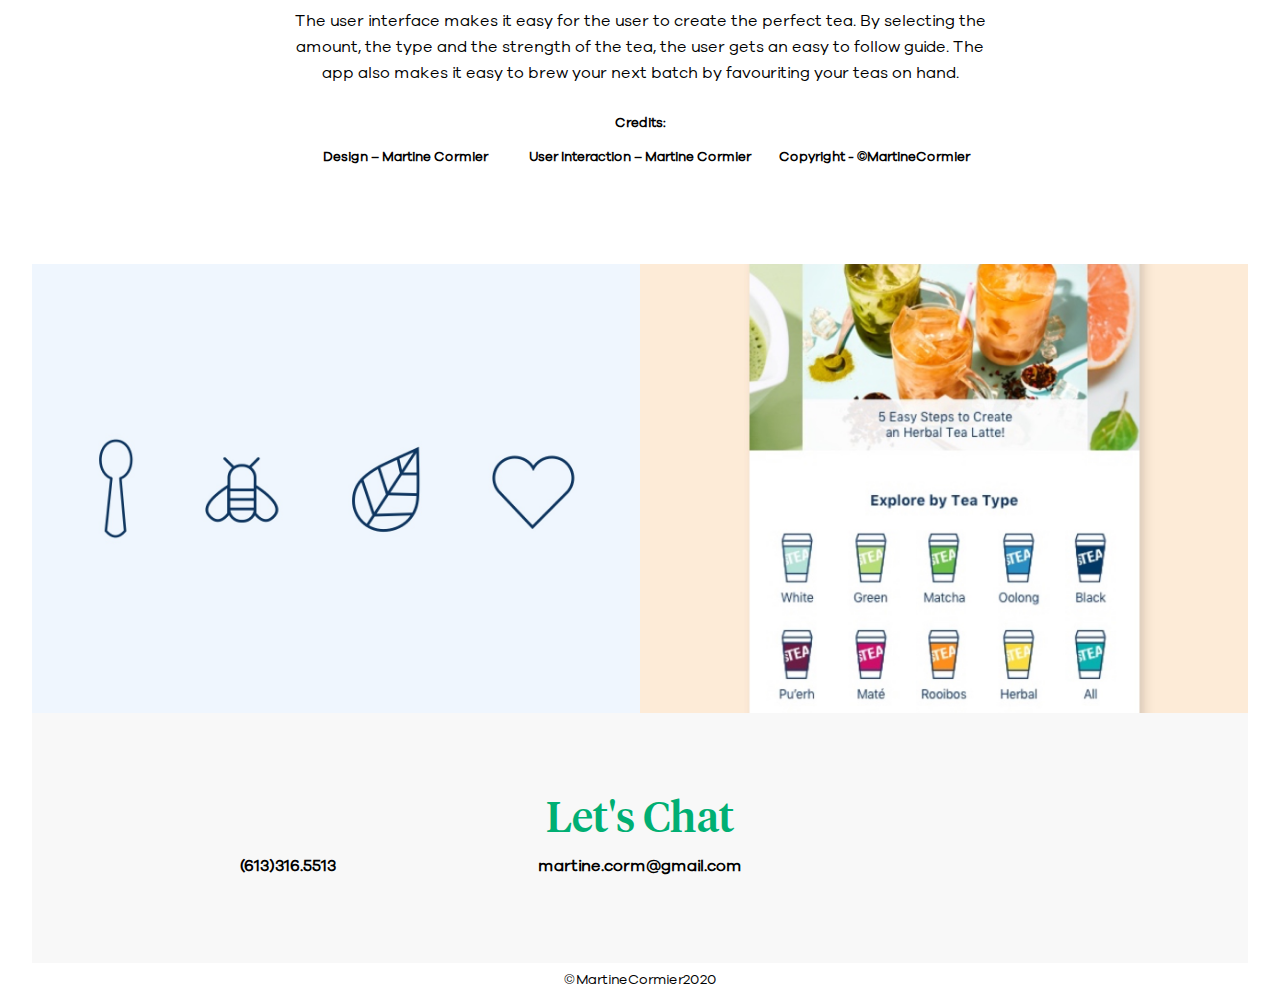
<file: tea-expert.html>
<!DOCTYPE html>
<html lang="en-ca">
<head>
	<meta charset="utf-8">
	<meta name="mobileoptimized" content="240">
	<meta name="handheldfriendly" content="true">
	<meta name="viewport" content="width=device-width,initial-scale=1">
    <title>Martine Cormier · creative thinker Graphic Designer · Ottawa, Canada</title>
    <link href="css/grid.css" rel="stylesheet">
    <link href="css/typography.css" rel="stylesheet">
    <link href="css/main.css" rel="stylesheet">
	<link rel="stylesheet" href="https://use.fontawesome.com/releases/v5.2.0/css/all.css" integrity="sha384-hWVjflwFxL6sNzntih27bfxkr27PmbbK/iSvJ+a4+0owXq79v+lsFkW54bOGbiDQ" crossorigin="anonymous">
</head>
<header>
		<nav>
			<div class="mobile-nav">
				<div class="branding nav">
					<a href="https://martinecormier.ca/sectigo">
					<img class="logo" src="img/branding.svg" alt="Martine Cormier Branding">
					</a>
				</div>	
				<ul class="nav social">
					<li><a href="https://www.linkedin.com/in/martine-cormier-33259264/" target="_blank">
						<span style="color: #000000">
  							<i class="fab fa-linkedin-in"></i>
						</span>
					</a></li>
					<li><a href="https://vimeo.com/martinecormier" target="_blank">
						<span>
  							<i class="fab fa-vimeo-v"></i>
						</span>
					</a></li>
					<li><a href="https://dribbble.com/martinecormier" target="_blank">
						<span>
  							<i class="fab fa-dribbble"></i>
						</span>
					</a></li>
				</ul>
				<div class="mobile">
					<input type="checkbox" class="nav-check" id="nav-check">
					<label class="nav-label" for="nav-check">
						<img src="img/nav.svg" alt="open mobile">
					</label>
					<ul class="links-mobile">
						<li><a href="https://martinecormier.ca/sectigo#work">Work</a></li>
						<li><a href="https://martinecormier.ca/sectigo#about">About</a></li>
						<li><a href="https://martinecormier.ca/sectigo#chat">Let's Chat</a></li>
					</ul>
				</div>
				<div class="desktop">
					<ul class="links">
						<li><a href="https://martinecormier.ca/sectigo#work">Work</a></li>
						<li><a href="https://martinecormier.ca/sectigo#about">About</a></li>
						<li><a href="https://martinecormier.ca/sectigo#chat">Let's Chat</a></li>
					</ul>
				</div>		
			</div>
				
		</nav>
</header>
<div class="project-nav" id="prev">
		<h4 class="menu menu--adsila">
				<a class="menu__item" href="zones.html">
					<span class="menu__item-name">Prev Project</span>
				</a>
		</h4>
</div>
<div class="project-nav" id="next">
	<h4 class="menu menu--adsila">
			<a class="menu__item" href="dpa.html">
				<span class="menu__item-name">Next Project</span>
			</a>
	</h4>
</div>
<section class="intro-img">
	<img class="flex-img-85" src="img/tea-expert-desk.png">
</section>   
<section class="padding">
	<div class="center project-text-items">
		<div class="title-pages">
            <h1>Tea Expert</h1>
		    <h3>App Design, UX</h3>
        </div>    
		<p>David's Tea is a Canadian loose leaf tea brand, with a large selection of tea types and flavours. As an avid tea drinker, I've always been a fan of their products. Making tea at home has always been difficult as it is hard to keep track of the different brewing times for all the various teas. Therefore, I created an app that would streamline the process.</p>
	</div>	
	<div class="grid project-items">
		<div class="unit unit-s-1 unit-m-1-2">
			<img class="flex-img" src="img/tea-expert-1.jpg">
		</div>
        <div class="unit unit-s-1 unit-m-1-2">
			<img class="flex-img" src="img/tea-expert-2.jpg">
		</div>
	</div>	
	<div class="center project-text-items">
		<p>The user interface makes it easy for the user to create the perfect tea. By selecting the amount, the type and the strength of the tea, the user gets an easy to follow guide. The app also makes it easy to brew your next batch by favouriting your teas on hand.</p>
			<div class="credits">
			<h5>Credits: </h5>
			<div class="grid">
				<h5 class="unit unit-s-1 unit-l-1-3"> Design – Martine Cormier</h5>
				<h5 class="unit unit-s-1 unit-l-1-3">User Interaction – Martine Cormier</h5>
				<h5 class="unit unit-s-1 unit-l-1-3">Copyright - ©MartineCormier</h5>
			</div>
		</div>
	</div>
	<div class="grid project-items">
		<div class="unit unit-s-1 unit-m-1-2">
			<img class="flex-img" src="img/tea-expert-3.jpg">
		</div>
        <div class="unit unit-s-1 unit-m-1-2">
			<img class="flex-img" src="img/tea-expert-4.jpg">
		</div>
	</div>	

</section>
<footer id="chat">
		<div class="chat chat-project">
			<h2 style="font-size:42px;">Let's Chat</h2>
			<div class="grid">
				<div class="unit unit-xs-1 unit-s-1 unit-l-1-3 ">
					<h3 class="center">(613)316.5513</h3>
				</div>
				<div class="unit unit-xs-1 unit-s-1 unit-l-1-3">
					<h3 class="center">martine.corm@gmail.com</h3>
				</div>
				<div class="unit unit-xs-1 unit-s-1 unit-l-1-3 center">
			<ul class="social-footer grid">
					<li class="unit unit-s-1-3 unit-m-1-3 unit-l-1-3"><a href="https://www.linkedin.com/in/martine-cormier-33259264/" target="_blank">
						<span style="color: #000000">
  							<i class="fab fa-linkedin-in"></i>
						</span>
					</a></li>
					<li class="unit unit-s-1-3 unit-m-1-3 unit-l-1-3"><a href="https://vimeo.com/martinecormier" target="_blank">
						<span style="color:  #000000">
  							<i class="fab fa-vimeo-v"></i>
						</span>
					</a></li>
					<li class="unit unit-s-1-3 unit-m-1-3 unit-l-1-3"><a href="https://dribbble.com/martinecormier" target="_blank">
						<span style="color:  #000000;">
  							<i class="fab fa-dribbble"></i>
						</span>
					</a></li>
				</ul>
			</div>
			</div>
		</div>
		<h4>©MartineCormier2020</h4>
	</footer>
</file>
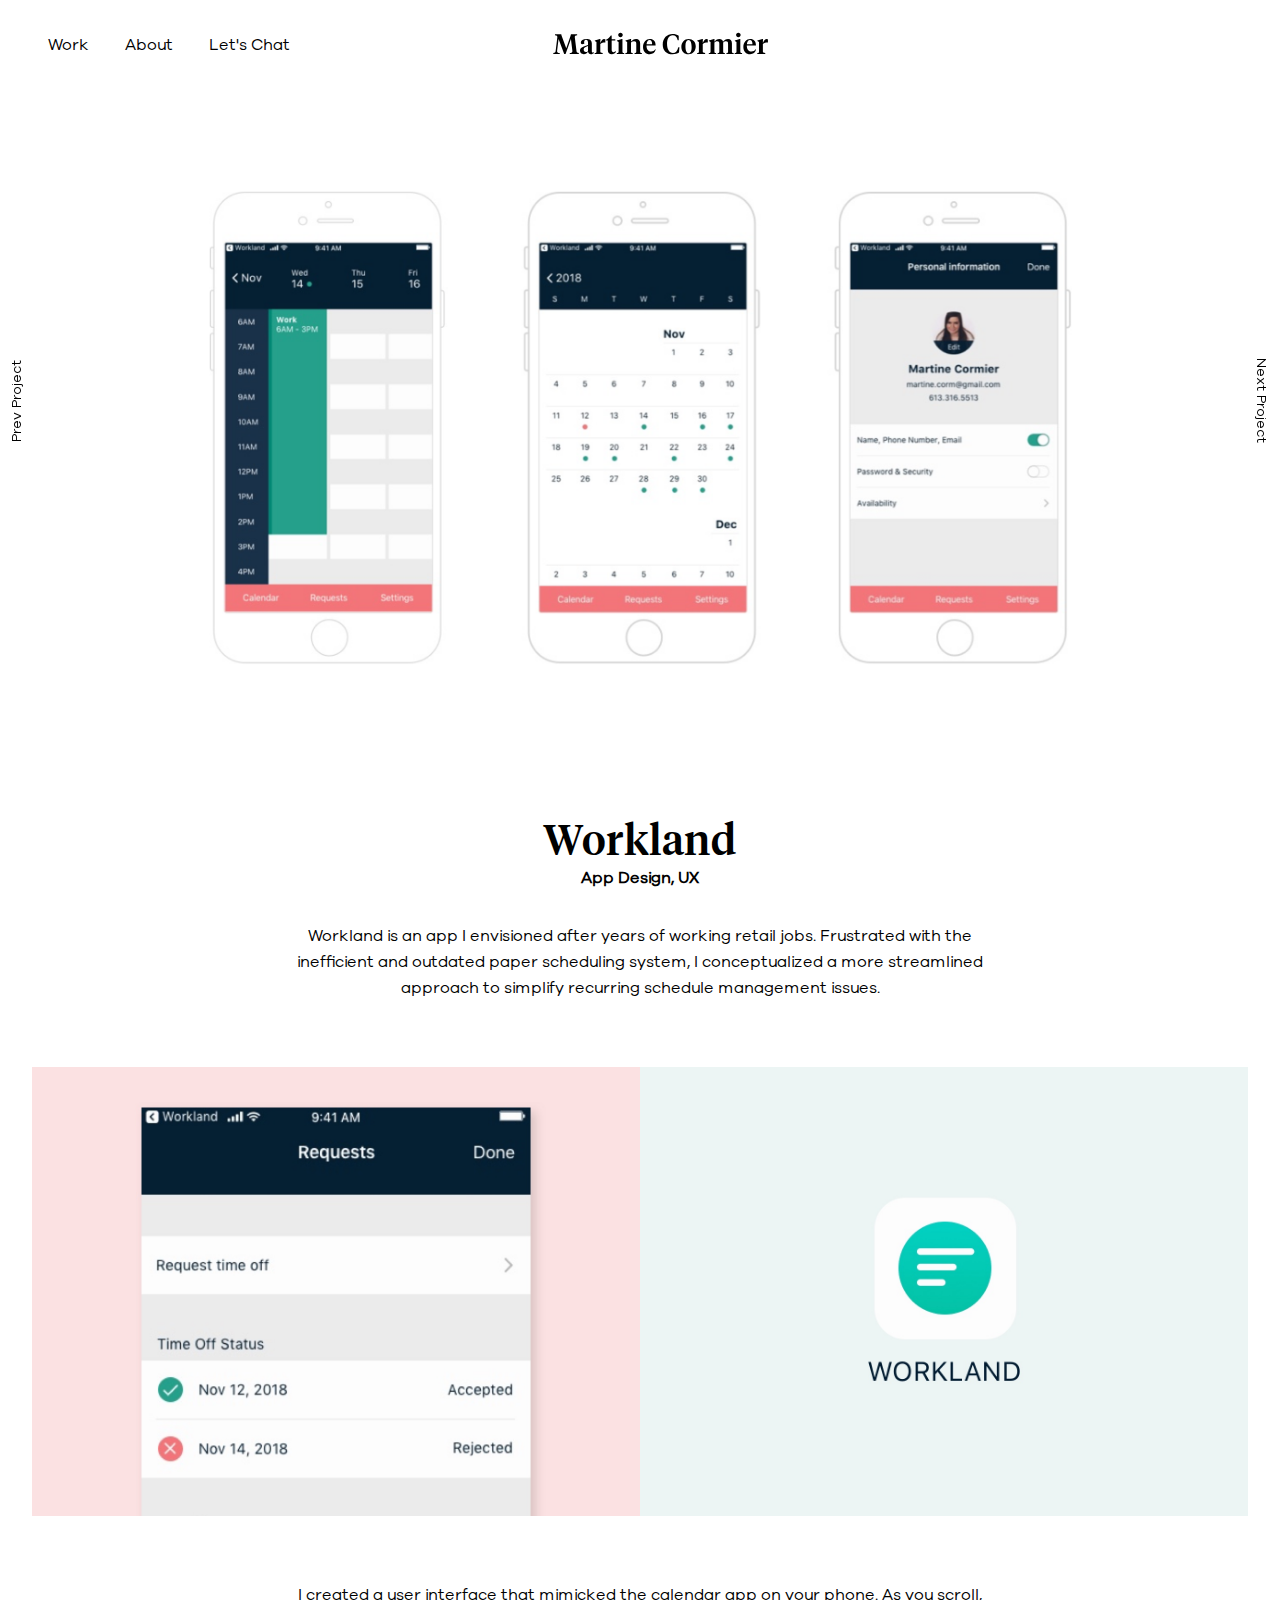
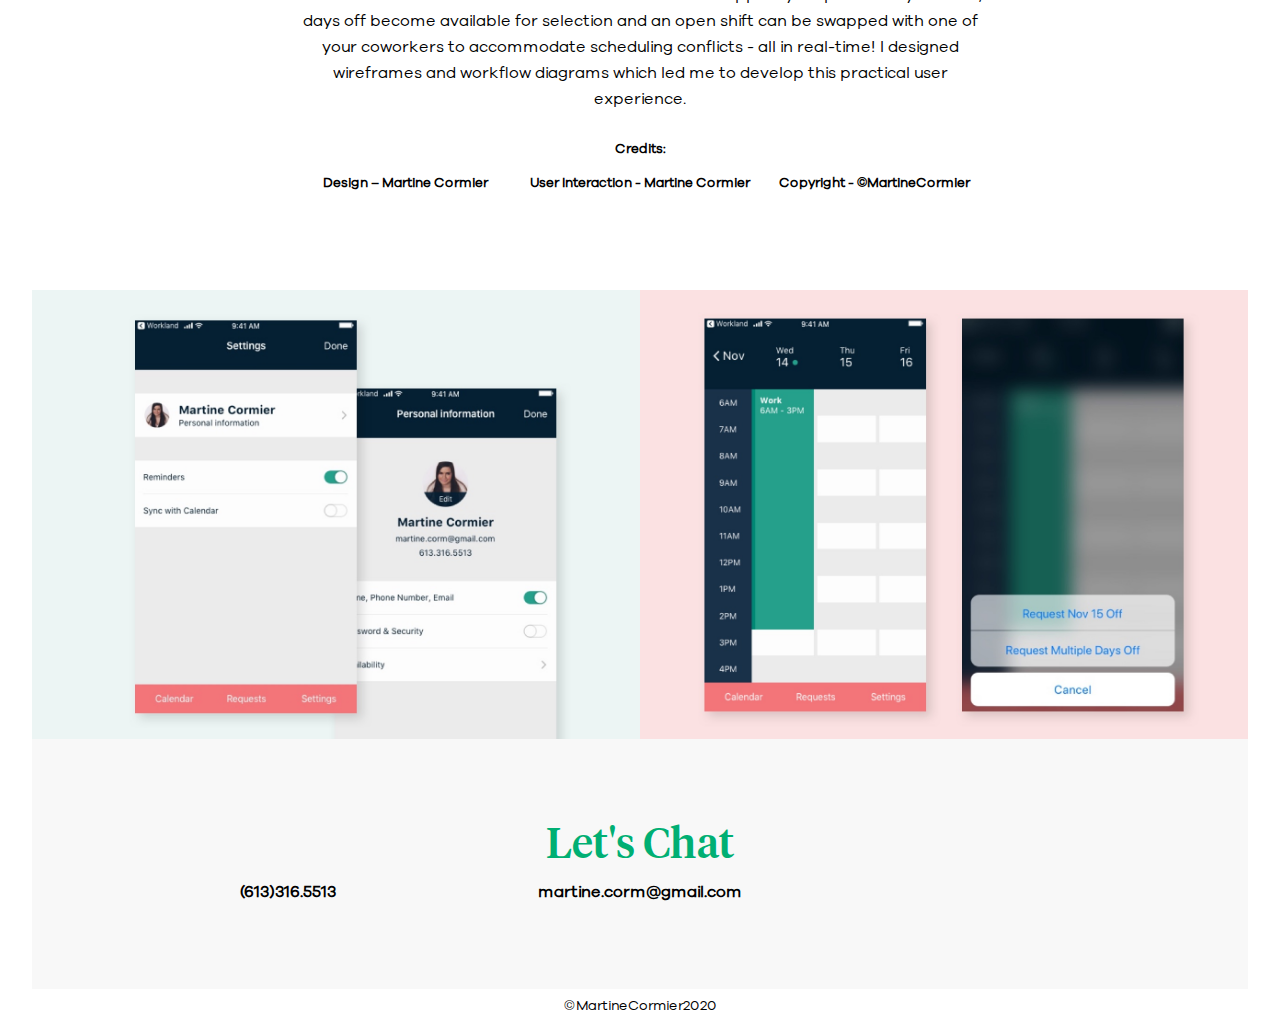
<file: workland.html>
<!DOCTYPE html>
<html lang="en-ca">
<head>
	<meta charset="utf-8">
	<meta name="mobileoptimized" content="240">
	<meta name="handheldfriendly" content="true">
	<meta name="viewport" content="width=device-width,initial-scale=1">
    <title>Martine Cormier · creative thinker Graphic Designer · Ottawa, Canada</title>
    <link href="css/grid.css" rel="stylesheet">
    <link href="css/typography.css" rel="stylesheet">
    <link href="css/main.css" rel="stylesheet">
	<link rel="stylesheet" href="https://use.fontawesome.com/releases/v5.2.0/css/all.css" integrity="sha384-hWVjflwFxL6sNzntih27bfxkr27PmbbK/iSvJ+a4+0owXq79v+lsFkW54bOGbiDQ" crossorigin="anonymous">
</head>
<header>
		<nav>
			<div class="mobile-nav">
				<div class="branding nav">
					<a href="https://martinecormier.ca/sectigo">	
					<img class="logo" src="img/branding.svg" alt="Martine Cormier Branding">
					</a>
				</div>	
				<ul class="nav social">
					<li><a href="https://www.linkedin.com/in/martine-cormier-33259264/" target="_blank">
						<span style="color: #000000">
  							<i class="fab fa-linkedin-in"></i>
						</span>
					</a></li>
					<li><a href="https://vimeo.com/martinecormier" target="_blank">
						<span>
  							<i class="fab fa-vimeo-v"></i>
						</span>
					</a></li>
					<li><a href="https://dribbble.com/martinecormier" target="_blank">
						<span>
  							<i class="fab fa-dribbble"></i>
						</span>
					</a></li>
				</ul>
				<div class="mobile">
					<input type="checkbox" class="nav-check" id="nav-check">
					<label class="nav-label" for="nav-check">
						<img src="img/nav.svg" alt="open mobile">
					</label>
					<ul class="links-mobile">
						<li><a href="https://martinecormier.ca/sectigo#work">Work</a></li>
						<li><a href="https://martinecormier.ca/sectigo#about">About</a></li>
						<li><a href="https://martinecormier.ca/sectigo#chat">Let's Chat</a></li>
					</ul>
				</div>
				<div class="desktop">
					<ul class="links">
						<li><a href="https://martinecormier.ca/sectigo#work">Work</a></li>
						<li><a href="https://martinecormier.ca/sectigo#about">About</a></li>
						<li><a href="https://martinecormier.ca/sectigo#chat">Let's Chat</a></li>
					</ul>
				</div>	
			</div>
				
		</nav>
</header>
<div class="project-nav" id="prev">
		<h4 class="menu menu--adsila">
				<a class="menu__item" href="field-trip.html">
					<span class="menu__item-name">Prev Project</span>
				</a>
		</h4>
</div>
<div class="project-nav" id="next">
	<h4 class="menu menu--adsila">
			<a class="menu__item" href="zones.html">
				<span class="menu__item-name">Next Project</span>
			</a>
	</h4>
</div>
<section class="intro-img">
	<img class="flex-img-85" src="img/project-workland.png">
</section>  
<section class="padding">
	<div class="center project-text-items">
		<div class="title-pages">
            <h1>Workland</h1>
		    <h3>App Design, UX</h3>
        </div>    
		<p>Workland is an app I envisioned after years of working retail jobs. Frustrated with the inefficient and outdated paper scheduling system, I conceptualized a more streamlined approach to simplify recurring schedule management issues.</p>
	</div>	
	<div class="grid project-items">
		<div class="unit unit-s-1 unit-m-1-2">
			<img class="flex-img" src="img/workland-1.jpg">
		</div>
		<div class="unit unit-s-1 unit-m-1-2">
			<img class="flex-img" src="img/workland-2.jpg">
		</div>
	</div>	
	<div class="center project-text-items">
		<p>I created a user interface that mimicked the calendar app on your phone. As you scroll, days off become available for selection and an open shift can be swapped with one of your coworkers to accommodate scheduling conflicts - all in real-time! I designed wireframes and workflow diagrams which led me to develop this practical user experience.</p>
		<div class="credits">
			<h5>Credits: </h5>
			<div class="grid">
				<h5 class="unit unit-s-1 unit-l-1-3">Design – Martine Cormier</h5>
				<h5 class="unit unit-s-1 unit-l-1-3">User Interaction - Martine Cormier</h5>
				<h5 class="unit unit-s-1 unit-l-1-3">Copyright - ©MartineCormier</h5>
			</div>
		</div>
	</div>
	<div class="grid project-items">
		<div class="unit unit-s-1 unit-m-1-2">
			<img class="flex-img" src="img/workland-3.jpg">
		</div>
		<div class="unit unit-s-1 unit-m-1-2">
			<img class="flex-img" src="img/workland-4.jpg">
		</div>
	</div>	

</section>
<footer id="chat">
		<div class="chat chat-project">
			<h2 style="font-size:42px;">Let's Chat</h2>
			<div class="grid">
				<div class="unit unit-xs-1 unit-s-1 unit-l-1-3 ">
					<h3 class="center"><a href="tel:613-316-5513">(613)316.5513</a></h3>
				</div>
				<div class="unit unit-xs-1 unit-s-1 unit-l-1-3">
					<h3 class="center"><a href="mailto:martine.corm@gmail.com">martine.corm@gmail.com</a></h3>
				</div>
				<div class="unit unit-xs-1 unit-s-1 unit-l-1-3 center">
				<ul class="social-footer grid">
					<li class="unit unit-s-1-3 unit-m-1-3 unit-l-1-3"><a href="https://www.linkedin.com/in/martine-cormier-33259264/" target="_blank">
						<span style="color: #000000">
  							<i class="fab fa-linkedin-in"></i>
						</span>
					</a></li>
					<li class="unit unit-s-1-3 unit-m-1-3 unit-l-1-3"><a href="https://vimeo.com/martinecormier" target="_blank">
						<span style="color:  #000000">
  							<i class="fab fa-vimeo-v"></i>
						</span>
					</a></li>
					<li class="unit unit-s-1-3 unit-m-1-3 unit-l-1-3"><a href="https://dribbble.com/martinecormier" target="_blank">
						<span style="color:  #000000;">
  							<i class="fab fa-dribbble"></i>
						</span>
					</a></li>
				</ul>
			</div>
			</div>
		</div>
		<h4>©MartineCormier2020</h4>
	</footer>
</file>
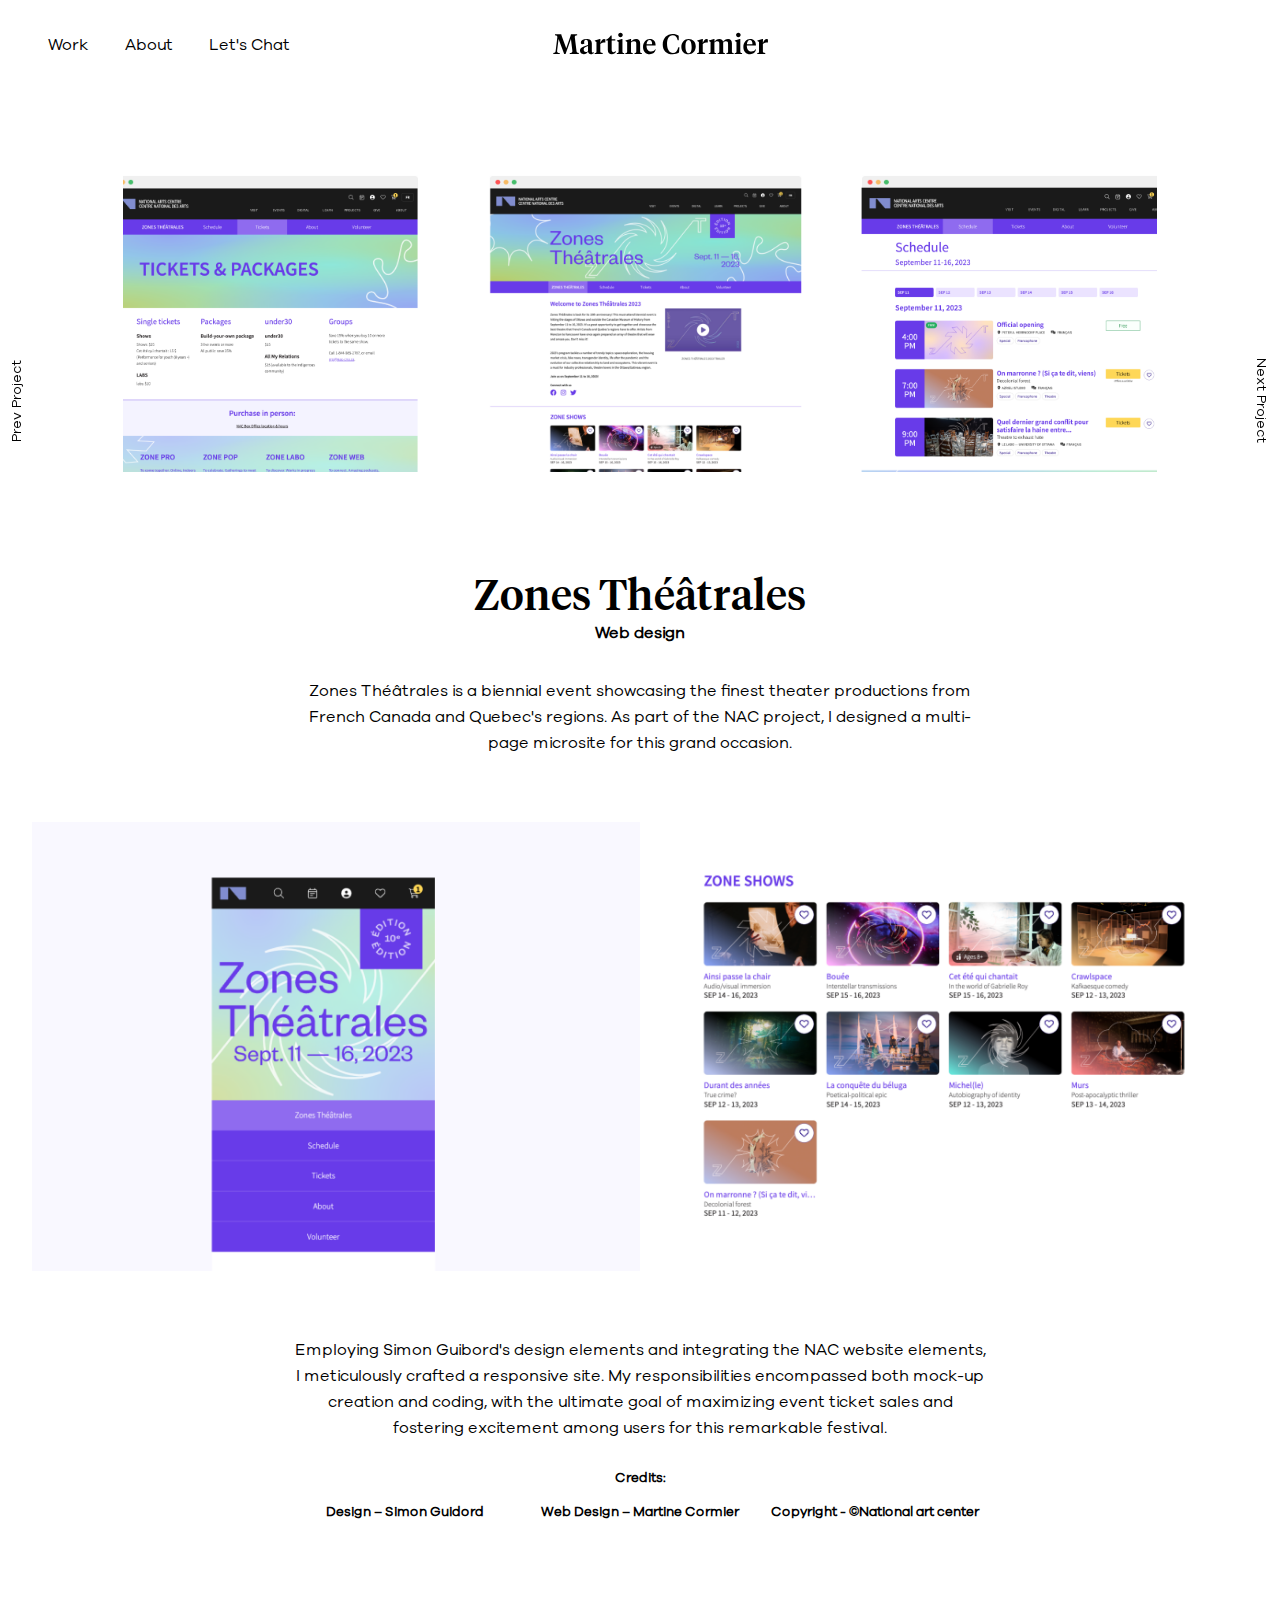
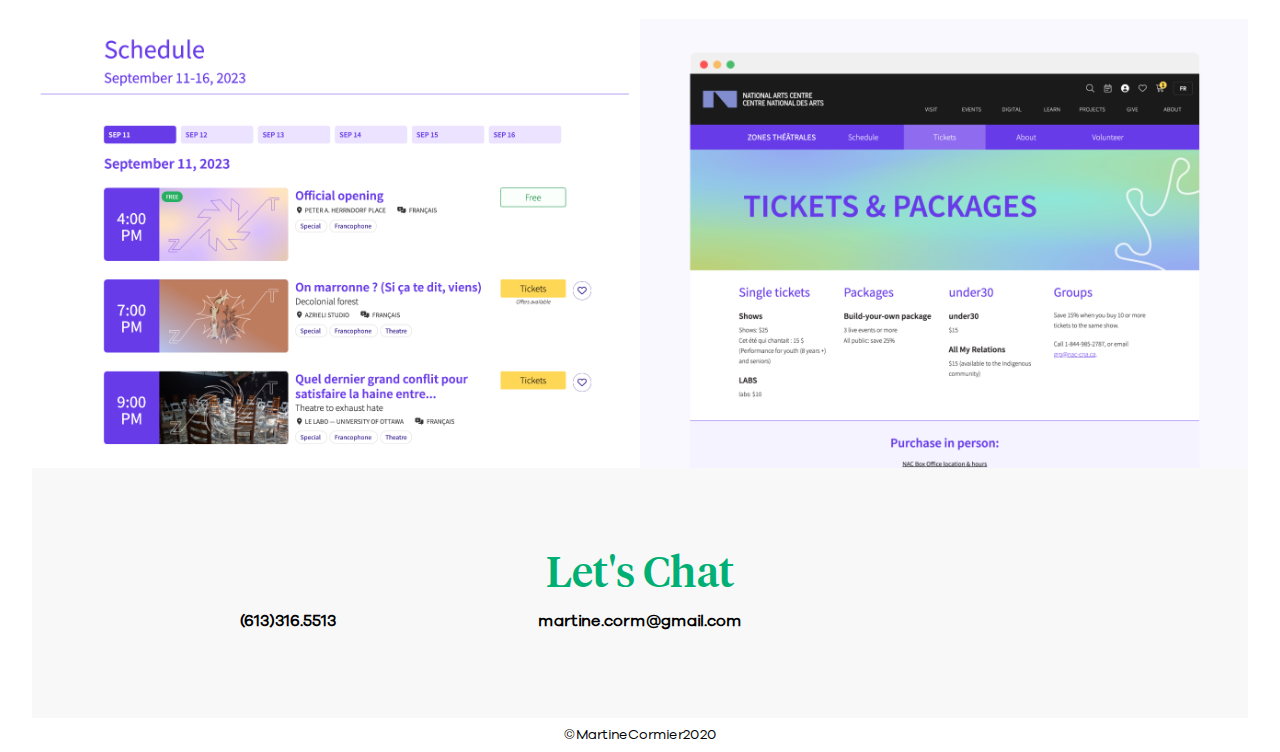
<file: zones.html>
<!DOCTYPE html>
<html lang="en-ca">
<head>
	<meta charset="utf-8">
	<meta name="mobileoptimized" content="240">
	<meta name="handheldfriendly" content="true">
	<meta name="viewport" content="width=device-width,initial-scale=1">
    <title>Martine Cormier · creative thinker Graphic Designer · Ottawa, Canada</title>
    <link href="css/grid.css" rel="stylesheet">
    <link href="css/typography.css" rel="stylesheet">
    <link href="css/main.css" rel="stylesheet">
	<link rel="stylesheet" href="https://use.fontawesome.com/releases/v5.2.0/css/all.css" integrity="sha384-hWVjflwFxL6sNzntih27bfxkr27PmbbK/iSvJ+a4+0owXq79v+lsFkW54bOGbiDQ" crossorigin="anonymous">
</head>
<header>
		<nav>
			<div class="mobile-nav">
				<div class="branding nav">
					<a href="https://martinecormier.ca/sectigo">	
					<img class="logo" src="img/branding.svg" alt="Martine Cormier Branding">
					</a>
				</div>	
				<ul class="nav social">
					<li><a href="https://www.linkedin.com/in/martine-cormier-33259264/" target="_blank">
						<span style="color: #000000">
  							<i class="fab fa-linkedin-in"></i>
						</span>
					</a></li>
					<li><a href="https://vimeo.com/martinecormier" target="_blank">
						<span>
  							<i class="fab fa-vimeo-v"></i>
						</span>
					</a></li>
					<li><a href="https://dribbble.com/martinecormier" target="_blank">
						<span>
  							<i class="fab fa-dribbble"></i>
						</span>
					</a></li>
				</ul>
				<div class="mobile">
					<input type="checkbox" class="nav-check" id="nav-check">
					<label class="nav-label" for="nav-check">
						<img src="img/nav.svg" alt="open mobile">
					</label>
					<ul class="links-mobile">
						<li><a href="https://martinecormier.ca/sectigo#work">Work</a></li>
						<li><a href="https://martinecormier.ca/sectigo#about">About</a></li>
						<li><a href="https://martinecormier.ca/sectigo#chat">Let's Chat</a></li>
					</ul>
				</div>
				<div class="desktop">
					<ul class="links">
						<li><a href="https://martinecormier.ca/sectigo#work">Work</a></li>
						<li><a href="https://martinecormier.ca/sectigo#about">About</a></li>
						<li><a href="https://martinecormier.ca/sectigo#chat">Let's Chat</a></li>
					</ul>
				</div>		
			</div>
				
		</nav>
</header>
<div class="project-nav" id="prev">
		<h4 class="menu menu--adsila">
				<a class="menu__item" href="mlse.html">
					<span class="menu__item-name">Prev Project</span>
				</a>
		</h4>
</div>
<div class="project-nav" id="next">
	<h4 class="menu menu--adsila">
			<a class="menu__item" href="tea-expert.html">
				<span class="menu__item-name">Next Project</span>
			</a>
	</h4>
</div>
<section class="intro-img">
	<img class="flex-img-85" src="img/zone.png">
</section>    
<section class="padding">
	<div class="center project-text-items">
        <div class="title-pages">
		  <h1>Zones Théâtrales</h1>
		  <h3>Web design</h3>
        </div>    
		<p>Zones Théâtrales is a biennial event showcasing the finest theater productions from French Canada and Quebec's regions. As part of the NAC project, I designed a multi-page microsite for this grand occasion.</p>
	</div>	
	<div class="grid project-items">
		<div class="unit unit-s-1 unit-m-1-2">
			<img class="flex-img" src="img/zone-1.png">
		</div>
		<div class="unit unit-s-1 unit-m-1-2">
			<img class="flex-img" src="img/zone-2.png">
		</div>
	</div>	
	<div class="center project-text-items">
		<p>Employing Simon Guibord's design elements and integrating the NAC website elements, I meticulously crafted a responsive site. My responsibilities encompassed both mock-up creation and coding, with the ultimate goal of maximizing event ticket sales and fostering excitement among users for this remarkable festival.</p>
		<div class="credits">
			<h5>Credits: </h5>
			<div class="grid">
				<h5 class="unit unit-s-1 unit-l-1-3"> Design – Simon Guidord</h5>
				<h5 class="unit unit-s-1 unit-l-1-3">Web Design – Martine Cormier</h5>
				<h5 class="unit unit-s-1 unit-l-1-3">Copyright - ©National art center</h5>
			</div>
		</div>
	</div>
	<div class="grid project-items">
		<div class="unit unit-s-1 unit-m-1-2">
			<img class="flex-img" src="img/zone-4.png">
		</div>
		<div class="unit unit-s-1 unit-m-1-2">
			<img class="flex-img" src="img/zone-3.png">
		</div>
	</div>	

</section>
<footer id="chat">
		<div class="chat chat-project">
			<h2 style="font-size:42px;">Let's Chat</h2>
			<div class="grid">
				<div class="unit unit-xs-1 unit-s-1 unit-l-1-3 ">
					<h3 class="center"><a href="tel:613-316-5513">(613)316.5513</a></h3>
				</div>
				<div class="unit unit-xs-1 unit-s-1 unit-l-1-3">
					<h3 class="center"><a href="mailto:martine.corm@gmail.com">martine.corm@gmail.com</a></h3>
				</div>
				<div class="unit unit-xs-1 unit-s-1 unit-l-1-3 center">
				<ul class="social-footer grid">
					<li class="unit unit-s-1-3 unit-m-1-3 unit-l-1-3"><a href="https://www.linkedin.com/in/martine-cormier-33259264/" target="_blank">
						<span style="color: #000000">
  							<i class="fab fa-linkedin-in"></i>
						</span>
					</a></li>
					<li class="unit unit-s-1-3 unit-m-1-3 unit-l-1-3"><a href="https://vimeo.com/martinecormier" target="_blank">
						<span style="color:  #000000">
  							<i class="fab fa-vimeo-v"></i>
						</span>
					</a></li>
					<li class="unit unit-s-1-3 unit-m-1-3 unit-l-1-3"><a href="https://dribbble.com/martinecormier" target="_blank">
						<span style="color:  #000000;">
  							<i class="fab fa-dribbble"></i>
						</span>
					</a></li>
				</ul>
			</div>
			</div>
		</div>
		<h4>©MartineCormier2020</h4>
	</footer>
</file>
<file: css/grid.css>
@-moz-viewport {width: device-width; scale: 1;}
@-ms-viewport {width: device-width; scale: 1;}
@-o-viewport {width: device-width; scale: 1;}
@-webkit-viewport {width: device-width; scale: 1;}
@viewport {width: device-width; scale: 1;}

.grid {
  margin: 0;
  padding: 0;
  letter-spacing: -0.31em;
  text-rendering: optimizespeed;
  display: -webkit-flex;
  -webkit-flex-flow: row wrap;
  display: -ms-flexbox;
  -ms-flex-flow: row wrap;
  display: flex;
  flex-flow: row wrap;
}

.gutter{
 padding-left: 2%;
 padding-right: 2%;
}

.grid-bottom {
  -webkit-align-items: flex-end;
  -ms-align-items: flex-end;
  align-items: flex-end;
}

.grid-middle {
  -webkit-align-items: center;
  -ms-align-items: center;
  align-items: center;
}

.grid-stretch {
  -webkit-align-items: stretch;
  -ms-align-items: stretch;
  align-items: stretch;
}

.opera-only :-o-prefocus, .grid {
  word-spacing: -0.43em;
}

.unit {
  letter-spacing: normal;
  text-rendering: auto;
  vertical-align: top;
  word-spacing: normal;
  display: inline-block;
  visibility: visible;
}

.grid-bottom .unit {
  vertical-align: bottom;
}

.grid-middle .unit {
  vertical-align: middle;
}

.unit[class*="push-"],
.unit[class*="pull-"] {
  position: relative;
}

.unit-xs-hidden {
  display: none;
  visibility: hidden;
}

.unit-xs-centered {
  margin: 0 auto;
}

.unit-xs-1 {
  display: block;
  visibility: visible;
  width: 100%;
}

.unit-offset-xs-0 {
  margin-left: 0;
}

.unit-push-xs-0,
.unit-pull-xs-0 {
  left: 0;
}

.unit-xs-1-2 {
  width: 50.0000%;
}

.unit-offset-xs-1-2 {
  margin-left: 50.0000%;
}

.unit-push-xs-1-2 {
  left: 50.0000%;
}

.unit-pull-xs-1-2 {
  left: -50.0000%;
}

.unit-xs-1-3 {
  width: 33.3333%;
}

.unit-offset-xs-1-3 {
  margin-left: 33.3333%;
}

.unit-push-xs-1-3 {
  left: 33.3333%;
}

.unit-pull-xs-1-3 {
  left: -33.3333%;
}

.unit-xs-2-3 {
  width: 66.6667%;
}

.unit-offset-xs-2-3 {
  margin-left: 66.6667%;
}

.unit-push-xs-2-3 {
  left: 66.6667%;
}

.unit-pull-xs-2-3 {
  left: -66.6667%;
}

.unit-xs-1-2,.unit-xs-1-3,.unit-xs-2-3 {
  display: inline-block;
  visibility: visible;
}


@media only screen and (min-width: 25em) {

.unit-s-hidden {
  display: none;
  visibility: hidden;
}

.unit-s-centered {
  margin: 0 auto;
}

.unit-s-1 {
  display: block;
  visibility: visible;
  width: 100%;
}

.unit-offset-s-0 {
  margin-left: 0;
}

.unit-push-s-0,
.unit-pull-s-0 {
  left: 0;
}

.unit-s-1-2 {
  width: 50.0000%;
}

.unit-offset-s-1-2 {
  margin-left: 50.0000%;
}

.unit-push-s-1-2 {
  left: 50.0000%;
}

.unit-pull-s-1-2 {
  left: -50.0000%;
}

.unit-s-1-3 {
  width: 33.3333%;
}

.unit-offset-s-1-3 {
  margin-left: 33.3333%;
}

.unit-push-s-1-3 {
  left: 33.3333%;
}

.unit-pull-s-1-3 {
  left: -33.3333%;
}

.unit-s-2-3 {
  width: 66.6667%;
}

.unit-offset-s-2-3 {
  margin-left: 66.6667%;
}

.unit-push-s-2-3 {
  left: 66.6667%;
}

.unit-pull-s-2-3 {
  left: -66.6667%;
}

.unit-s-1-2,.unit-s-1-3,.unit-s-2-3 {
  display: inline-block;
  visibility: visible;
}

}

@media only screen and (min-width: 38em) {

.unit-m-hidden {
  display: none;
  visibility: hidden;
}

.unit-m-centered {
  margin: 0 auto;
}

.unit-m-1 {
  display: block;
  visibility: visible;
  width: 100%;
}

.unit-offset-m-0 {
  margin-left: 0;
}

.unit-push-m-0,
.unit-pull-m-0 {
  left: 0;
}

.unit-m-1-2 {
  width: 50.0000%;
}

.unit-offset-m-1-2 {
  margin-left: 50.0000%;
}

.unit-push-m-1-2 {
  left: 50.0000%;
}

.unit-pull-m-1-2 {
  left: -50.0000%;
}

.unit-m-1-3 {
  width: 33.3333%;
}

.unit-offset-m-1-3 {
  margin-left: 33.3333%;
}

.unit-push-m-1-3 {
  left: 33.3333%;
}

.unit-pull-m-1-3 {
  left: -33.3333%;
}

.unit-m-2-3 {
  width: 66.6667%;
}

.unit-offset-m-2-3 {
  margin-left: 66.6667%;
}

.unit-push-m-2-3 {
  left: 66.6667%;
}

.unit-pull-m-2-3 {
  left: -66.6667%;
}

.unit-m-1-2,.unit-m-1-3,.unit-m-2-3 {
  display: inline-block;
  visibility: visible;
}

}

@media only screen and (min-width: 60em) {

.unit-l-hidden {
  display: none;
  visibility: hidden;
}

.unit-l-centered {
  margin: 0 auto;
}

.unit-l-1 {
  display: block;
  visibility: visible;
  width: 100%;
}

.unit-offset-l-0 {
  margin-left: 0;
}

.unit-push-l-0,
.unit-pull-l-0 {
  left: 0;
}

.unit-l-1-2 {
  width: 50.0000%;
}

.unit-offset-l-1-2 {
  margin-left: 50.0000%;
}

.unit-push-l-1-2 {
  left: 50.0000%;
}

.unit-pull-l-1-2 {
  left: -50.0000%;
}

.unit-l-1-3 {
  width: 33.3333%;
}

.unit-offset-l-1-3 {
  margin-left: 33.3333%;
}

.unit-push-l-1-3 {
  left: 33.3333%;
}

.unit-pull-l-1-3 {
  left: -33.3333%;
}

.unit-l-2-3 {
  width: 66.6667%;
}

.unit-offset-l-2-3 {
  margin-left: 66.6667%;
}

.unit-push-l-2-3 {
  left: 66.6667%;
}

.unit-pull-l-2-3 {
  left: -66.6667%;
}

.unit-l-1-2,.unit-l-1-3,.unit-l-2-3 {
  display: inline-block;
  visibility: visible;
}

}
</file>
<file: css/typography.css>
@-moz-viewport {width: device-width; scale: 1;}
@-ms-viewport {width: device-width; scale: 1;}
@-o-viewport {width: device-width; scale: 1;}
@-webkit-viewport {width: device-width; scale: 1;}
@viewport {width: device-width; scale: 1;}


@font-face {
font-family: "tiempos-headline-medium";
src: url("../font/tiempos-headline-medium.ttf");
}

@font-face {
font-family: "gotham-book-regular";
src: url("../font/gotham-book-regular.ttf");
}

@font-face {
font-family: "galano-regular";
src: url("../font/galano-grotesque-regular.ttf");
}

@font-face {
font-family: "galano-medium";
src: url("../font/galano-grotesque-medium.ttf");
}

html {
    font-size: 1em;
}

body {
  background-color: white;
  font-size: 16px;
  line-height: 26px;    
  font-family: "galano-regular", sans-serif;
  color: #000000;
}

p {
  font-family: "galano-regular", sans-serif;
  font-size: 16px;
  line-height: 26px;
  color: #000000;	
  margin: 4px;
}

h1 {
  font-family: "tiempos-headline-medium", sans-serif;    
  font-size: 42px;
  line-height: 46px;
  margin: 4px;
  color: #000000;
}

h2 {
    font-family: "tiempos-headline-medium", sans-serif;
    font-size: 28px;
    line-height: 36px;
    color: #000000;
    margin: 4px;
}

h3 {
     font-family: "galano-regular", sans-serif;
    font-size: 16px;
    line-height: 26px;
    margin: 4px;
    color: #000000;
}

h4 {
    font-family: "galano-regular", sans-serif;
    font-size: 14px;
    font-weight: 100;
    margin: 4px;
    text-align: center
}

h5{

  margin-top: 0px;
  margin-bottom: 8px;
}

.center{
    
 text-align: center;   
}
</file>
<file: css/main.css>
@-moz-viewport {width: device-width; scale: 1;}
@-ms-viewport {width: device-width; scale: 1;}
@-o-viewport {width: device-width; scale: 1;}
@-webkit-viewport {width: device-width; scale: 1;}
@viewport {width: device-width; scale: 1;}

html {
    box-sizing: border-box;
    -moz-text-sized-adjust: 100%;
    -ms-text-sized-adjust: 100%;
    -webkit-text-sized-adjust: 100%;
    text-sized-adjust: 100%;
}

*, *:before, *:after {
    box-sizing: inherit;
}

body {
    margin: 0;
    width: 100%;
}


ul{
	list-style: none;
	margin: 0;
	padding: 0;
	overflow: hidden;
}


li a{
	text-align: center;
	margin-left: 16px;
	margin-right: 16px;
	font-size: 16px;
	text-decoration: none;
	color: #000000;
}

nav{
	padding: 32px 32px 0px 32px;
}

nav ul{
	margin: 0;
}

.flex-img-85{
  display: block;
  width: 85%;
  margin: 0 auto;
}

.flex-img{
  display: block;
  width: 100%;
  margin: 0 auto;
}

/*mobile nav*/

.mobile-nav{
	width: 100%;

}

.mobile-nav li a{
	margin-left: 8px;
	margin-right: 8px;
	color: #000000;
}

.mobile-nav li a:hover{
	color: #00af73;
}

.desktop-nav{
	display: none;
}

.links-mobile{
	display: none;
	text-align: center;
	text-decoration: none;
	padding-top: 20px;
	width: 100%;
	position: absolute;
	right: 0;
	top: 10;
	z-index: 1000;
	background-color: white;
	height: 260px;
}

.links-mobile li{
	padding-top: 24px;
}

.nav-check {
	position: absolute;
	opacity: 0;
	width: 26px;
	height: 29px;
	cursor: pointer;
	margin: 0;
}

.nav-check:checked ~ .links-mobile {
	display: block;
	position: absolute;
}

.nav-label{
	width: 26px;
	height: 29px;
}


.social{
	float: right;
	text-align: right;
}

.social li{
	float: left;
}

.social span{
	font-size: 16px;
}

.social a i{
	color:#000000;
}

.social li a:hover i{
	color: 005aff;
}


.branding{
	position: absolute;
	text-align: center;
	width: 33.333%;
	float: right;
	padding-left:28px;
}

.branding img{
	width: 160px;
}

.desktop{
	display: none;
}


.img-homepage{
    width:100%;
    z-index: 10000;        
    } 

.img-homepage-mobile{
    width:100%;
    z-index: 10000;
    display: inline;
    } 

.img-homepage-desktop{
    display: none;
    } 


.p-top{
     padding-top:48px;   
        
    }

.title-pages{
    padding-bottom: 24px;
}


.block{
  text-align: center; 
  padding: 24px;     
  -webkit-transition: all 0.6s cubic-bezier(0.165, 0.84, 0.44, 1);
  transition: all 0.6s cubic-bezier(0.165, 0.84, 0.44, 1);    
}


.block:hover{
border: none;    
-webkit-box-shadow: 3px 3px 20px 6px #E5E5E5;  /* Safari 3-4, iOS 4.0.2 - 4.2, Android 2.3+ */
  -moz-box-shadow:    3px 3px 20px 6px #E5E5E5;  /* Firefox 3.5 - 3.6 */
  box-shadow:         3px 3px 20px 6px #E5E5E5;     
-webkit-transform: scale(1.05, 1.05);
  transform: scale(1.05, 1.05);
}



/* desktop nav*/

@media only screen and (min-width: 840px) {

    .img-homepage-mobile{
        display: none;
    } 

    .img-homepage-desktop{
        width:100%;
        z-index: 10000;
        display: inline;
    } 
    
    .desktop{
		display: block;
		width: 33.333%;
	}

	.desktop ul li{
		display: inline-block;
	}

	.mobile{
		display: none;
	}

	.branding{
		position: absolute;
		display: block;
		text-align: center;
		margin-left: auto;
		margin-right: auto;
		left: 0;
		right: 0;
		float: left;
		padding-left: 40px;
	}

	.branding img{
		width: 215px;
	}

	.social span{
	font-size: 21px;
	}

	.mobile-nav li a{
	margin-left: 16px;
	margin-right: 16px;
	color: #000000;
	}

}


/* mobile intro/image */

.intro{
	padding-top: 48px;
	padding-bottom: 48px;
	padding: 32px;
}

h3 a{

	text-decoration: none;
	color: #00af73;
}

.chat h3 a{
	color: black;
}

.chat h3 a:hover {
	color: #00af73;
}


.chat h3{
	margin-top: 16px;
}

.self-top{
    display:none;
}

.self-top-mobile{
    display: inline;
    }

.self-img{
	margin-top:24px;
}

.self-img img{
	width:100%;
}

.sixteen-nine {
  position: relative;
}
.sixteen-nine:before {
  display: block;
  content: "";
  width: 100%;
  height: 275px;
  padding-top: 56.25%;
}
.sixteen-nine > .content {
  position: absolute;
  right: 0;
  bottom: 0;
}

/* desktop intro/image */


@media only screen and (min-width: 840px) {

	nav{
		padding-bottom: 32px;
	}
    
    .self-top{
    display: inline;
    }
    
    .self-top-mobile{
    display: none;
    }
    
    .self-img{
	margin-top:-24px;
}

	.intro{
		position: absolute;
		z-index: 100;
		display: block;
        padding-left: 120px;
		align-items: center;
		justify-content: center;
	    height: 120%;
		max-width: 640px;
		align-self: center;
	}


	.sixteen-nine:before {
  		height: 440px;
	}

	.self-img img{
		width:100%;
	}
}

@media only screen and (min-width: 1150px) {
	.intro{
		display: flex;
		align-items: center;
		justify-content: center;
		z-index: 100;
		height: 80vh;
        padding-left: 220px;    
	}


}
/* mobile work */


    
    
.work{
	padding: 0px 32px 0px 32px;
    max-width: 1360px; 
	margin: 0 auto !important; 
	float: none !important;
}

.project-img{
	padding: 80px 0px 40px 0px;
}

.project-img img{
	max-width: 500px;
}

.h3-link{
	padding-bottom: 80px;
}

.project-text:after {
	content:"";
	border-top: 1px solid #E4E4E4;
	padding-top: 40px;
	display: block;
	width: 100%;
}

.dpa .project-text:after {
	display: none;
}

.project-text a{

		text-decoration: none;
	}



@media only screen and (min-width: 840px) {


	.project-img{
		width: 50%;
		float: left;
		height: 388px;
	}


	.project-img img{

		max-width: 540px;
	}

	.box{
		position: absolute;
		left: 0;
		height: 388px;
		display: block;
		width: 100%;
	}

	.project-text{
		width: 50%;
		float: right;
		display: table-cell;
		vertical-align: middle;
		padding: 10% 32px 5% 80px;
	}

	.project-text a{

		text-decoration: none;
	}

	.project-text:after {
		display: none;
	}

	.cali-white{
		height: 388px;
	}

	.workland{
		height: 388px;
	}

	.workland .project-img{
		float: right;
	}

	.workland .project-text{
		float: left;
	}

	.workland img{
		width: 80%;
		max-width: 400px;
	}

	.tea-expert img{
		width: 80%;
		max-width: 400px;
	}

	.the-pros-closet{
		height: 388px;
	}


	.tea-expert .project-img{
		float: right;
	}

	.tea-expert .project-text{
		float: left;
	}


	.tea-expert{
		height: 388px;
	}

	.modus{
		height: 388px;
	}

	.dpa{
		height: 388px
	}

	.dpa .project-img{
		float: right;
	}

	.dpa .project-text{
		float: left;
	}

}
    
  




/* desktop work */






/* mobile about */

.about{
	padding: 0px;
}

.self-img-2{
	display: none;
}

.self-img-2 img{
	max-height: 275px;
}

.about .sixteen-nine {
  position: relative;
}

.about .sixteen-nine > .content {
  position: absolute;
  left: 0;
  bottom: 0;
}

.about-text {
 padding: 48px 32px 48px 32px;
}

.about-text h3{
		padding-top: 8px;
	}

/* desktop about*/
@media only screen and (min-width: 840px) {

	.self-img-2{
        display: inline;
		max-height: 440px;
		position: absolute;
        padding-left: 110px;
	}

	.self-img-2 img{
		max-height: 440px;
	}

	.about-text {
 		padding: 48px 32px 48px 32px;
 		width: 50%;
 		float: right;
 		right: 0;
 		height: 440px;
 		position: absolute;
	}


	.about .sixteen-nine {
  		position: absolute;
	}

	.about-text .content-text{
		height: 340px;
	}

	.about{
		margin-top: 62px;
	}
	.about{
		padding: 32px 32px 0px 32px;
	}

}




/* mobile chat */

.chat{
	margin: 0px;
    padding: 48px;
	background-color: #f8f8f8;
	text-align: center;
}
    
.chat-option2{
   background-color: #00af73;
   text-align: center;
   color: white;
   display: flex;
   justify-content: center;
   align-items: center;
   min-height: 300px; 
   padding:32px;    
}

.chat-option2 p{
    color: white;
}

.chat-option2 h2{
    color: white;
}

.chat h2{
    color: #00af73;    
    }    

.chat h2:after {
	content:"";
	border-top: 1px solid #000000;
	margin-top: 40px;
	margin-bottom: 40px;
	width: 20%;
	margin-right: 40%;
	margin-left: 40%;
	display: block;
	vertical-align: center;
}


.chat .social-footer{

	text-align: center;
	float: none;
	left: 50%;
	margin-top: 16px;
}

.chat ul{
	text-align: center;
    width: 60%;
	margin: 0 auto;
}

  .intro-img{
	margin: 48px 32px 32px 32px;
}


.chat .social-footer span{
	font-size: 24px;
	text-align: center;
}

.chat .social-footer li a:hover i{
	color: #00af73;
}

@media only screen and (min-width: 440px){
    
    .chat-option2{
   height: auto;
	}

   .chat{
	margin: 0px 32px!important;
}
}
    


/* desktop chat*/

@media only screen and (min-width: 840px) {
    
	.chat{
		position: relative;
		margin-top: 548px;
        padding: 80px;
		margin: 0px;
	}

	.chat ul{
		text-align: center;
		margin: auto;
		width: 50%;
	}

	.chat h2:after {
		display: none;
	}	


	.chat .social-footer span{
	font-size: 20px;
	}
}


/*Project Pages*/

.project-nav{

	position: fixed;
	text-align: center;
	height: 9.1rem;
	top: 50%;
	margin: 0;
	-webkit-transform: translateY(-50%);
    -ms-transform: translateY(-50%);
    transform: translateY(-50%);
}

.project-nav h3{
 font-weight: 100;

}


}

#prev {
	left: 0;
}

#next {
	right: 0;
}

#prev, #next{
	display: block;
}

#prev a {
	-webkit-transform: rotate(270deg) translateX(5px) translateY(6px);
    -ms-transform: rotate(270deg) translateX(5px) translateY(6px);
    transform: rotate(270deg) translateX(5px) translateY(6px);
}


#next a {
	-webkit-transform: rotate(90deg) translateX(-5px) translateY(-18px);
    -ms-transform: rotate(90deg) translateX(-5px) translateY(-18px);
    transform: rotate(90deg) translateX(-5px) translateY(-18px);
}


#prev a {
	margin-left: -65px;
}

#next a {
	margin-right: -40px;
}

#next a, #prev a{
	display: block;
	width: 9.1rem;
	float:left;
	cursor: pointer;
	text-decoration: none;
}


.padding{
	padding: 0px 32px 0px 32px;
}


.project-text-items{
	max-width: 800px;
	margin: 0 auto;
	padding: 62px 48px 62px 48px;
}


.chat-project{
	margin-top: 48px;
}

.chat-homepage{
    margin-top: 0px; 
}

.chat-homepage h3{
  font-size: 18px;  
}

/*hover effect*/

.menu--adsila a {
	color: #000000;
}

.menu--adsila .menu__item-name {
	line-height: 1.5;
	text-align: center;
	transition: color 0.5s;
    -webkit-transition: all 0.6s cubic-bezier(0.165, 0.84, 0.44, 1);
  transition: all 0.6s cubic-bezier(0.165, 0.84, 0.44, 1);
}

.menu--adsila .menu__item-name::before {
	content: '';
	position: absolute;
	z-index: -1;
	bottom: 0;
	left: 0;
	width: 100%;
	height: 40%;
	opacity: 0.3;
	transform: scale3d(0,1,1);
	transform-origin: 0% 50%;
	transition: transform 0.5s;
	-webkit-transition: all 0.6s cubic-bezier(0.165, 0.84, 0.44, 1);
  transition: all 0.6s cubic-bezier(0.165, 0.84, 0.44, 1);
}

.menu--adsila .menu__item-label {
	font-size: 1em;
	letter-spacing: 0.05em;
	transform: translate3d(-0.5em,0,0);
	transition: transform 0.5s, color 0.5s;
	-webkit-transition: all 0.6s cubic-bezier(0.165, 0.84, 0.44, 1);
  transition: all 0.6s cubic-bezier(0.165, 0.84, 0.44, 1);
}

.menu--adsila .menu__item-label::before {
	content: '';
	position: absolute;
	z-index: -1;
	top: 1.25em;
	left: 0.05em;
	width: 25%;
	height: 1px;
	opacity: 0.3;
	transform: scale3d(0,1,1);
	transform-origin: 100% 50%;
	-webkit-transition: all 0.6s cubic-bezier(0.165, 0.84, 0.44, 1);
  transition: all 0.6s cubic-bezier(0.165, 0.84, 0.44, 1);
}

.menu--adsila .menu__item:nth-child(odd) .menu__item-name::before,
.menu--adsila .menu__item:nth-child(odd) .menu__item-label::before {
	background:#00af73;
}


/* Hover */

.menu--adsila .menu__item:nth-child(odd):hover,
.menu--adsila .menu__item:nth-child(odd):focus {
	color: #00af73;
}

.menu--adsila .menu__item:hover .menu__item-name::before,
.menu--adsila .menu__item:focus .menu__item-name::before,
.menu--adsila .menu__item:hover .menu__item-label::before,
.menu--adsila .menu__item:focus .menu__item-label::before {
	transform: scale3d(1,1,1);
}

.menu--adsila .menu__item:hover .menu__item-label,
.menu--adsila .menu__item:focus .menu__item-label {
	transform: translate3d(0,0,0);
}

.menu--adsila .menu__item:hover .menu__item-label::before,
.menu--adsila .menu__item:focus .menu__item-label::before {
	transform-origin: 0% 50%;
	transition-timing-function: ease;
}

@media screen and (max-width: 50em) {

	.menu--adsila .menu__item-label {
		display: block;
		margin: 0.5em 0 0 1em;
	}
}

/* Common styles for the menus */
.menu {
	position: relative;
	z-index: 10;
}

.menu__item {
	line-height: 1;
	position: relative;
	display: block;
	margin: 1em 0;
	outline: none;
}

.menu__item-name,
.menu__item-label {
	position: relative;
	display: inline-block;
}

.credits{
	margin-top: 24px;
	margin-bottom: 24px;
}
</file>
